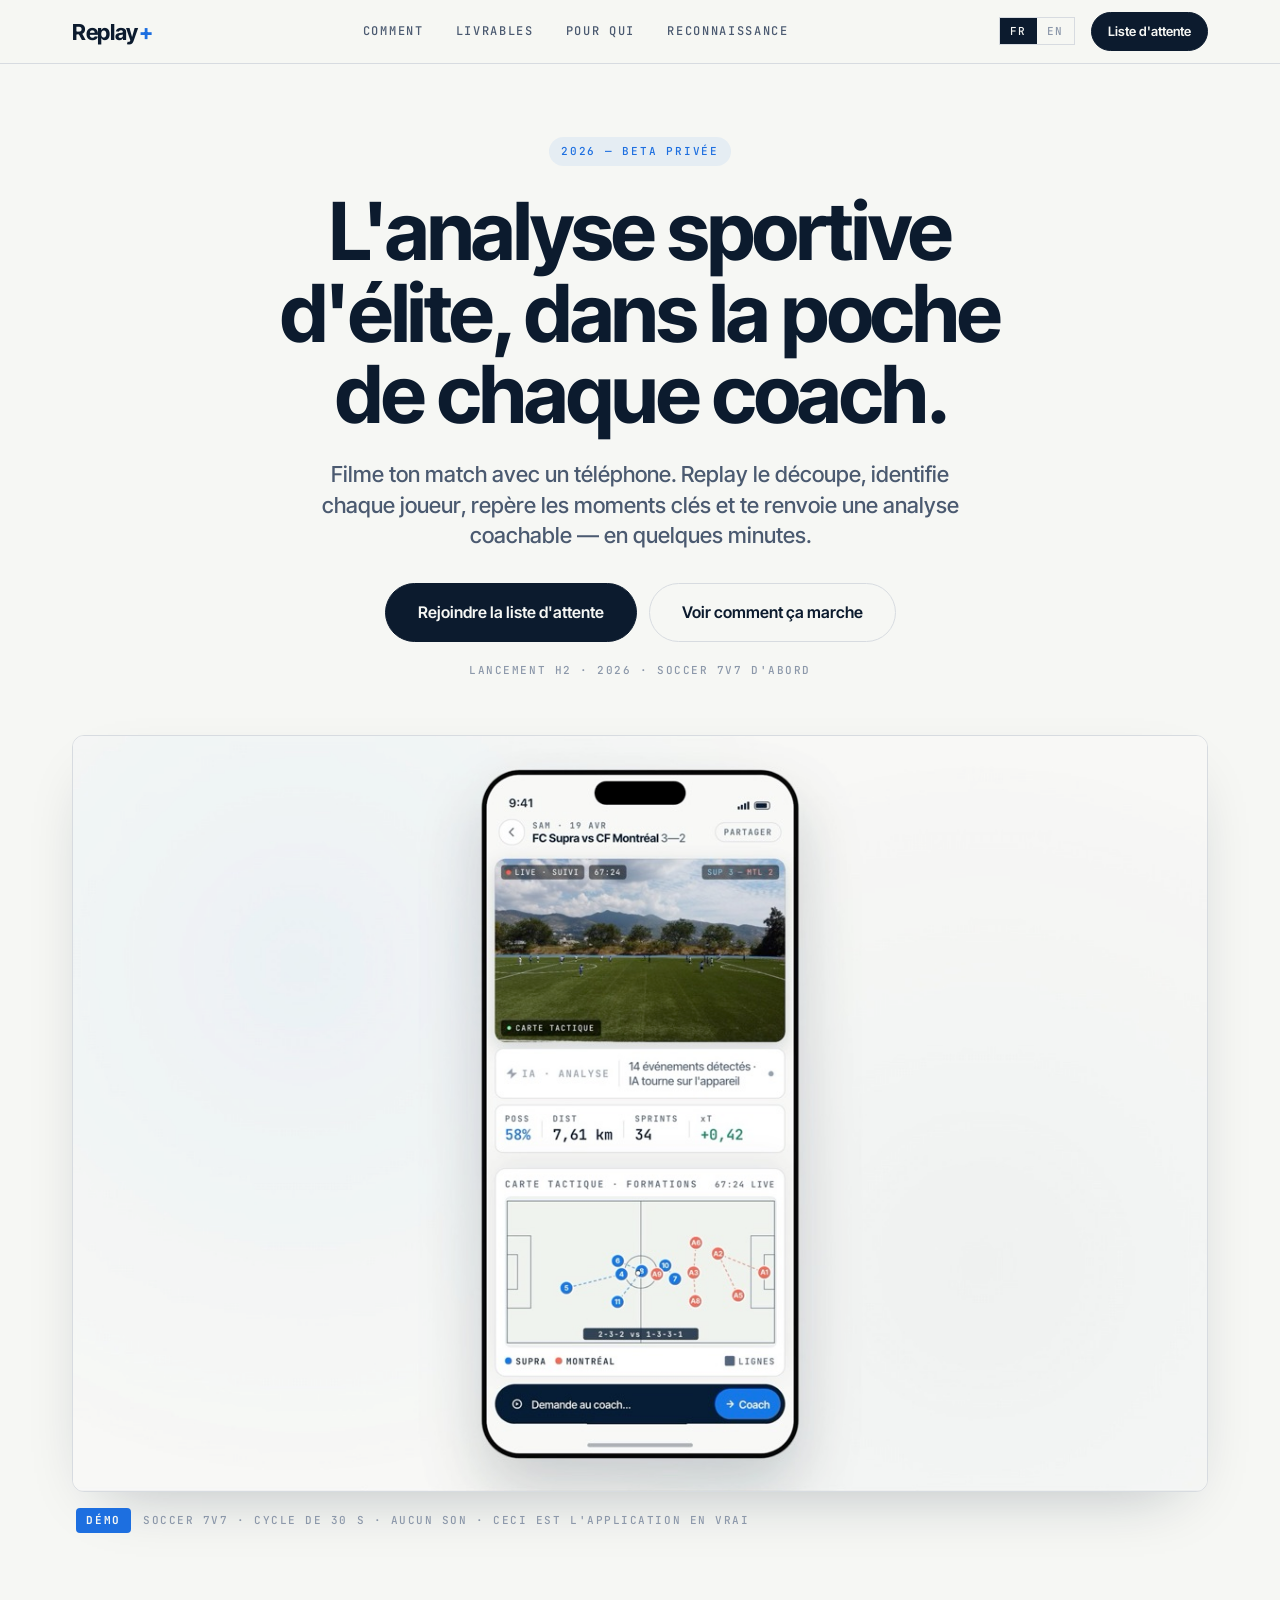
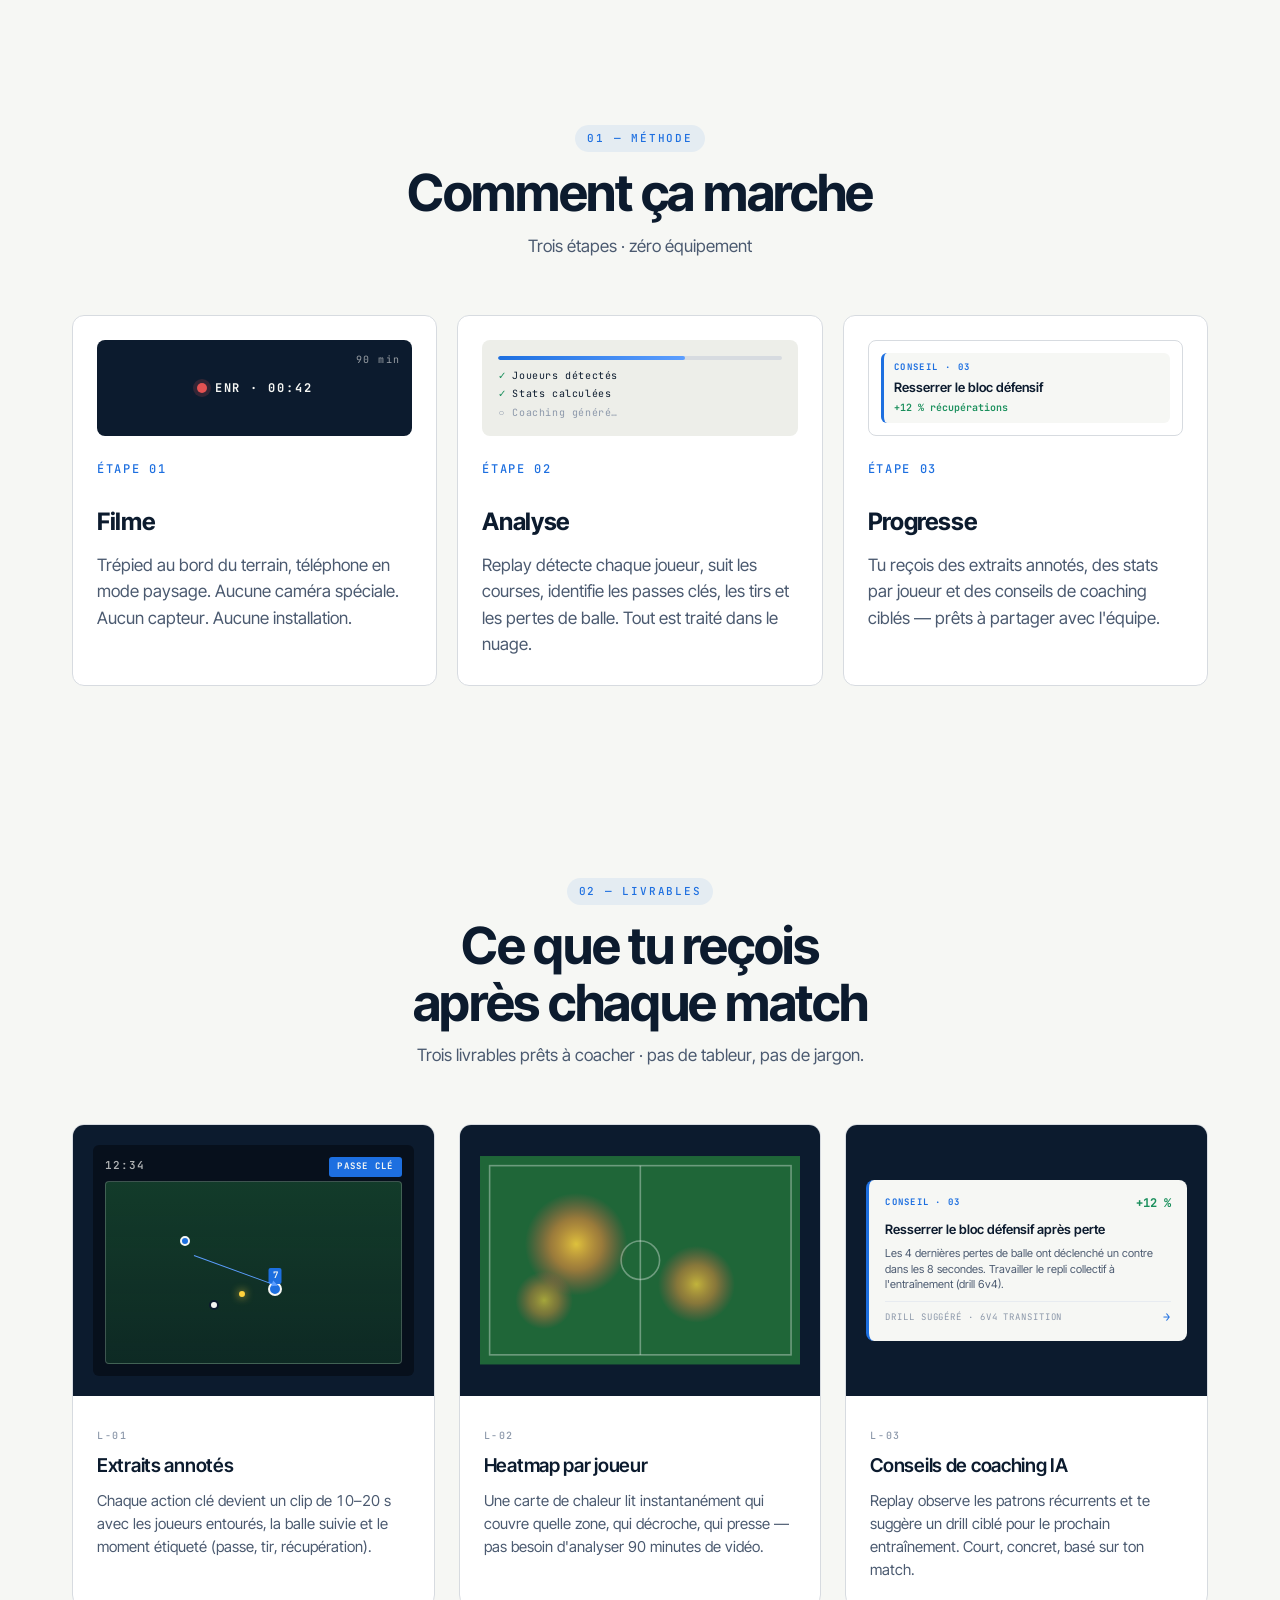
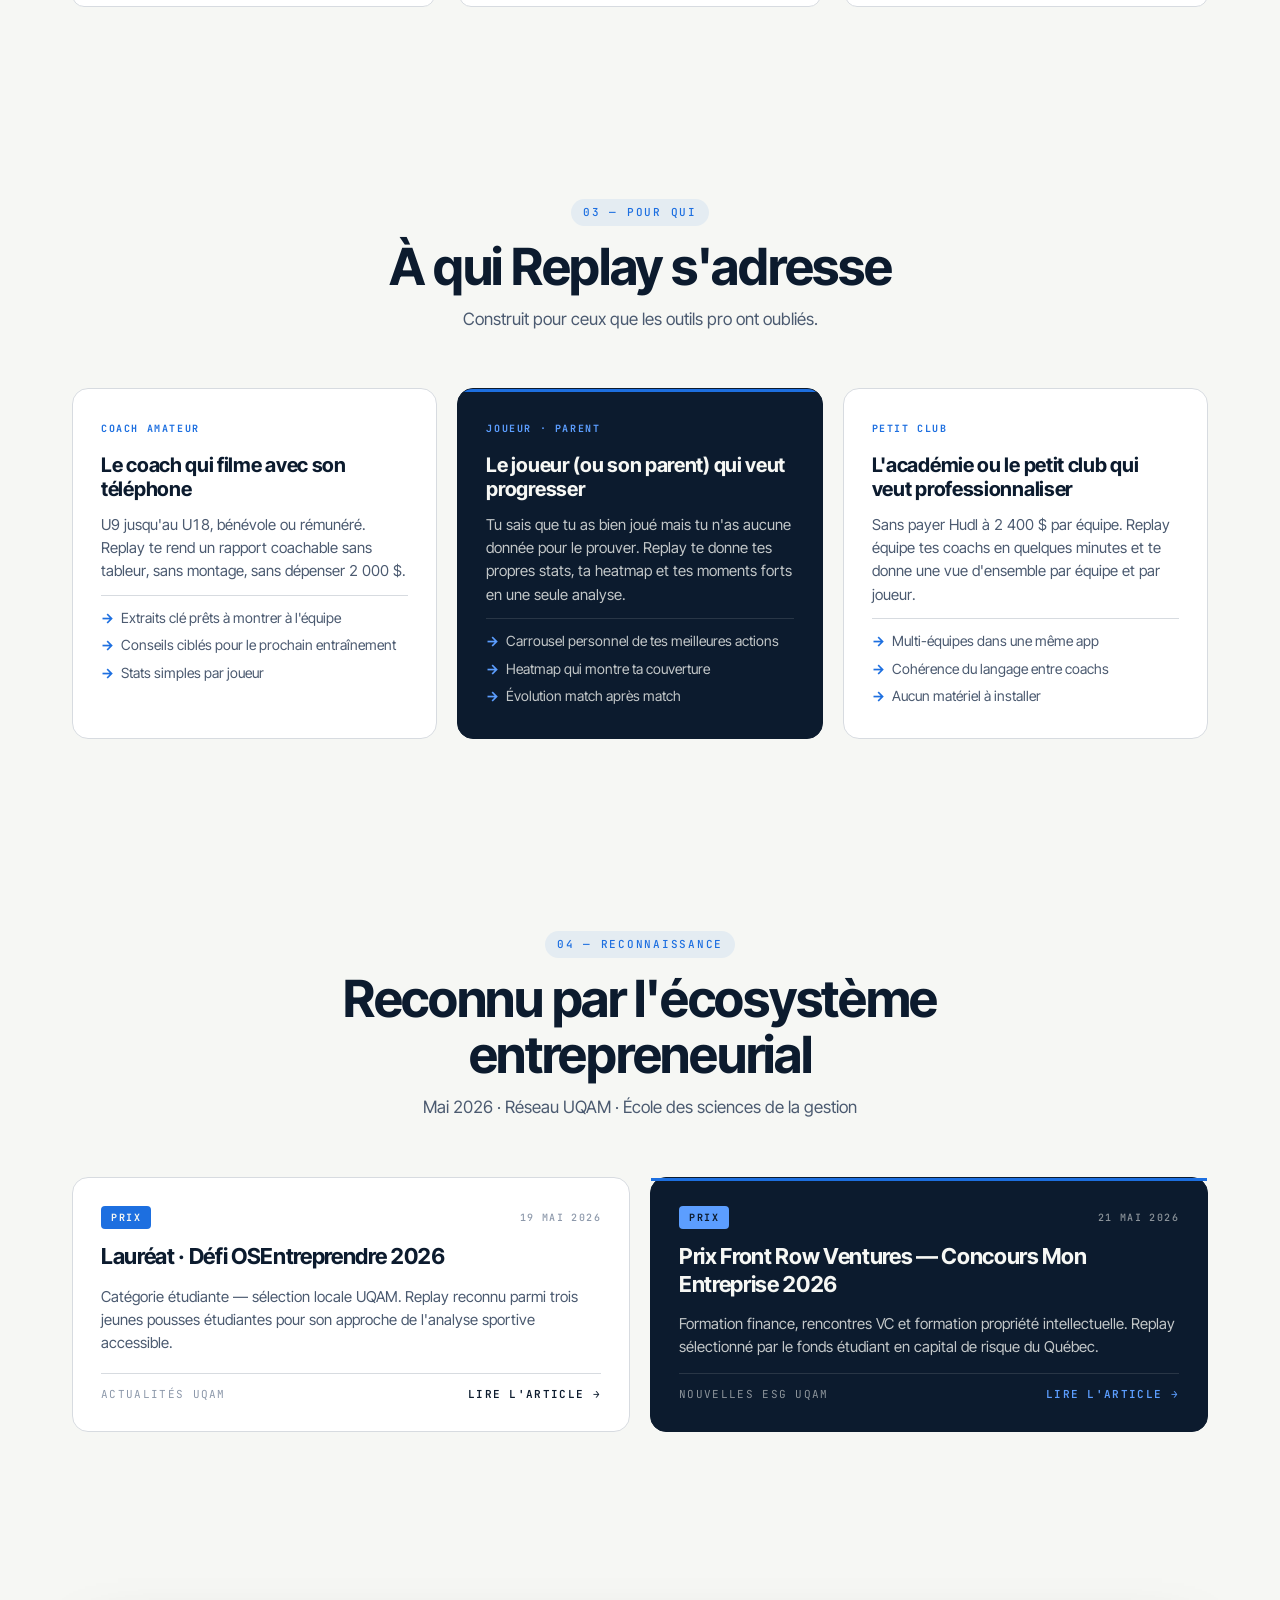
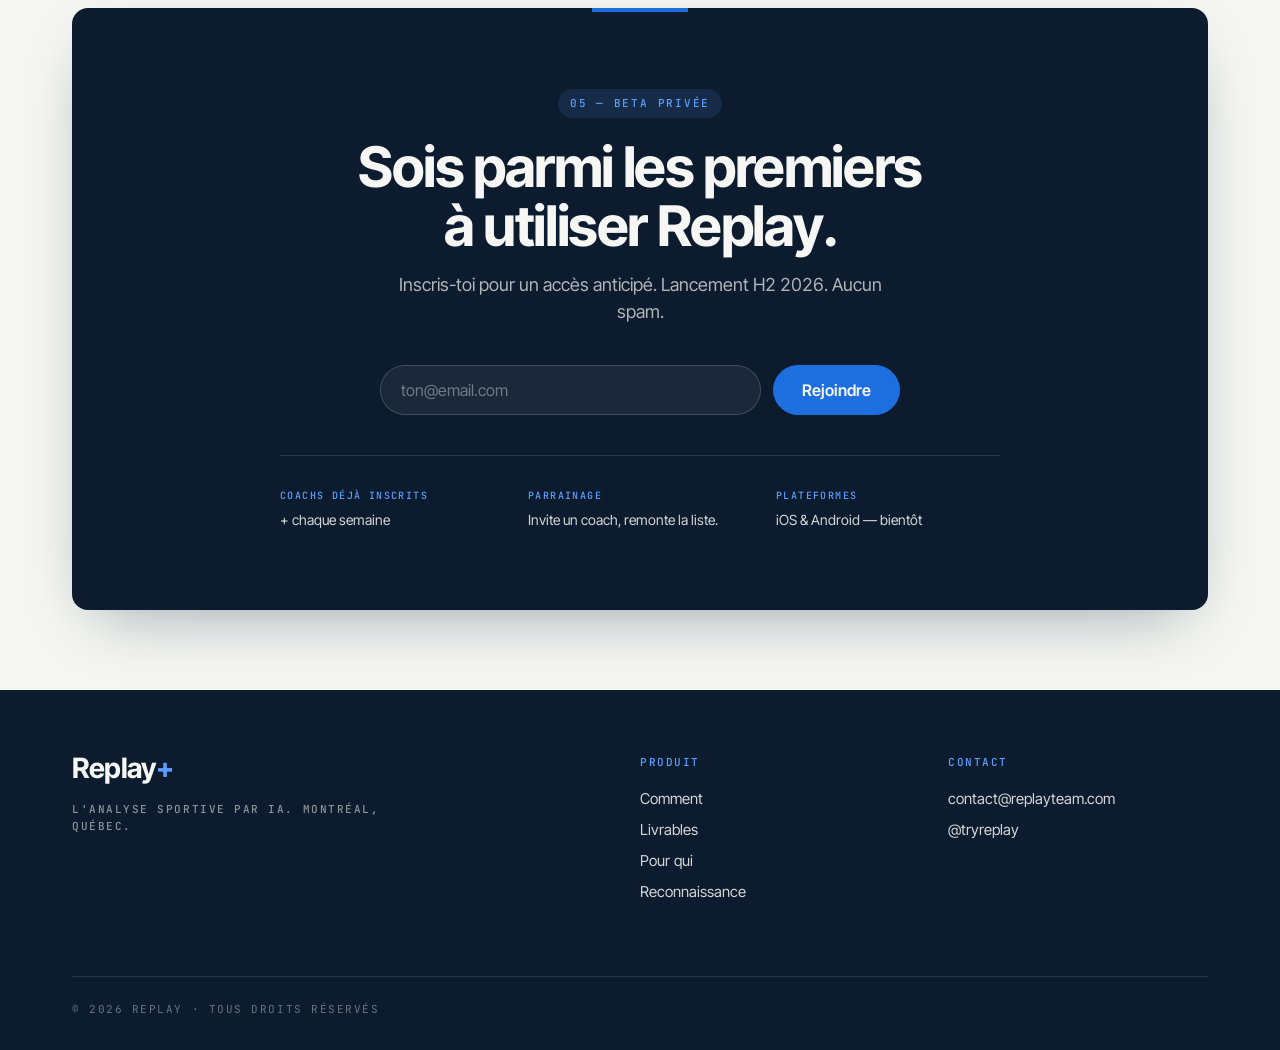
<file: index.html>
<!DOCTYPE html>
<html lang="fr">
<head>
  <meta charset="UTF-8">
  <meta name="viewport" content="width=device-width, initial-scale=1.0">
  <title>Replay+ — L'analyse sportive par IA</title>
  <meta name="description" content="Replay analyse automatiquement vos vidéos de matchs grâce à l'IA. Aucun équipement spécialisé nécessaire. Filmez, analysez, progressez.">

  <!-- Open Graph -->
  <meta property="og:title" content="Replay+ — L'analyse sportive par IA">
  <meta property="og:description" content="Filme ton match. Replay fait le reste. Conseils de coaching personnalisés en quelques secondes.">
  <meta property="og:type" content="website">
  <meta property="og:url" content="https://tryreplay.co">
  <meta property="og:image" content="https://tryreplay.co/og-image.png">
  <meta property="og:image:width" content="1200">
  <meta property="og:image:height" content="630">

  <!-- Twitter Card -->
  <meta name="twitter:card" content="summary_large_image">
  <meta name="twitter:title" content="Replay+ — L'analyse sportive par IA">
  <meta name="twitter:description" content="Filme ton match. Replay fait le reste. Conseils de coaching personnalisés en quelques secondes.">
  <meta name="twitter:image" content="https://tryreplay.co/og-image.png">

  <!-- Theme color (matches paper bg) -->
  <meta name="theme-color" content="#f6f7f4">

  <!-- Favicon -->
  <link rel="icon" type="image/svg+xml" href="/favicon.svg">

  <!-- Fonts (Inter Tight + JetBrains Mono, per DESIGN-SYSTEM.md §3) -->
  <link rel="preconnect" href="https://fonts.googleapis.com">
  <link rel="preconnect" href="https://fonts.gstatic.com" crossorigin>
  <link href="https://fonts.googleapis.com/css2?family=Inter+Tight:wght@400;500;600;700&family=JetBrains+Mono:wght@400;500;600;700&display=swap" rel="stylesheet">

  <link rel="stylesheet" href="style.css">

  <!-- Analytics: uncomment after signing up at plausible.io -->
  <!-- <script defer data-domain="tryreplay.co" src="https://plausible.io/js/script.js"></script> -->
</head>
<body>

  <!-- ═══ Sticky Header ═══ -->
  <header class="site-header">
    <div class="container">
      <a href="/" class="wordmark" aria-label="Replay+">Replay<span class="accent">+</span></a>
      <nav class="header-nav" aria-label="Section navigation">
        <a href="#how" data-i18n="nav_how">Comment</a>
        <a href="#features" data-i18n="nav_features">Livrables</a>
        <a href="#personas" data-i18n="nav_personas">Pour qui</a>
        <a href="#recognition" data-i18n="nav_recognition">Reconnaissance</a>
      </nav>
      <div class="header-right">
        <div class="lang-toggle" role="group" aria-label="Language">
          <button class="active" data-lang="fr" type="button">FR</button>
          <button data-lang="en" type="button">EN</button>
        </div>
        <a href="#waitlist" class="cta" data-i18n="nav_cta">Liste d'attente</a>
      </div>
    </div>
  </header>

  <!-- ═══ Hero ═══ -->
  <section class="hero">
    <div class="container">
      <div class="hero-text">
        <p class="hero-eyebrow" data-i18n="hero_eyebrow">2026 — Beta privée</p>
        <h1 data-i18n="hero_h1">L'analyse sportive d'élite, dans la poche de chaque coach.</h1>
        <p class="lead" data-i18n="lead">Filme ton match avec un téléphone. Replay le découpe, identifie chaque joueur, repère les moments clés et te renvoie une analyse coachable — en quelques minutes.</p>
        <div class="hero-cta">
          <a href="#waitlist" class="cta cta--large" data-i18n="cta_hero">Rejoindre la liste d'attente</a>
          <a href="#how" class="cta cta--ghost cta--large" data-i18n="cta_secondary">Voir comment ça marche</a>
        </div>
        <p class="hero-meta" data-i18n="hero_meta">Lancement H2 · 2026 · Soccer 7v7 d'abord</p>
      </div>

      <figure class="hero-visual demo-block fade-in">
        <video
          class="demo-video"
          autoplay muted loop playsinline preload="auto"
          poster="demo-poster.jpg"
          aria-label="Démo de l'application Replay sur iPhone : analyse de match, statistiques, formations">
          <source src="demo.mp4" type="video/mp4">
        </video>
        <figcaption class="demo-caption">
          <span class="demo-tag">DÉMO</span>
          <span class="demo-meta" data-i18n="demo_meta">Soccer 7v7 · cycle de 30 s · aucun son · ceci est l'application en vrai</span>
        </figcaption>
      </figure>
    </div>
  </section>

  <!-- ═══ How It Works ═══ -->
  <section class="how-it-works" id="how">
    <div class="container">
      <header class="s-head fade-in">
        <span class="num">01 — Méthode</span>
        <h2 class="title" data-i18n="how_title">Comment ça marche</h2>
        <span class="meta" data-i18n="how_subtitle">Trois étapes · zéro équipement</span>
      </header>
      <div class="steps">
        <div class="step fade-in">
          <div class="step-visual step-visual--filme" aria-hidden="true">
            <span class="rec-dot"></span>
            <span class="rec-label">ENR · 00:42</span>
            <span class="step-visual__time">90 min</span>
          </div>
          <div class="step-num">Étape 01</div>
          <h3 data-i18n="step1_title">Filme</h3>
          <p data-i18n="step1_desc">Trépied au bord du terrain, téléphone en mode paysage. Aucune caméra spéciale. Aucun capteur. Aucune installation.</p>
        </div>
        <div class="step fade-in">
          <div class="step-visual step-visual--analyse" aria-hidden="true">
            <div class="ana-bar"><div class="ana-bar__fill"></div></div>
            <ul class="ana-list">
              <li class="ana-list__item ana-list__item--done">Joueurs détectés</li>
              <li class="ana-list__item ana-list__item--done">Stats calculées</li>
              <li class="ana-list__item">Coaching généré…</li>
            </ul>
          </div>
          <div class="step-num">Étape 02</div>
          <h3 data-i18n="step2_title">Analyse</h3>
          <p data-i18n="step2_desc">Replay détecte chaque joueur, suit les courses, identifie les passes clés, les tirs et les pertes de balle. Tout est traité dans le nuage.</p>
        </div>
        <div class="step fade-in">
          <div class="step-visual step-visual--progresse" aria-hidden="true">
            <div class="tip-mini">
              <span class="tip-mini__tag">CONSEIL · 03</span>
              <span class="tip-mini__title">Resserrer le bloc défensif</span>
              <span class="tip-mini__meta">+12 % récupérations</span>
            </div>
          </div>
          <div class="step-num">Étape 03</div>
          <h3 data-i18n="step3_title">Progresse</h3>
          <p data-i18n="step3_desc">Tu reçois des extraits annotés, des stats par joueur et des conseils de coaching ciblés — prêts à partager avec l'équipe.</p>
        </div>
      </div>
    </div>
  </section>

  <!-- ═══ What Replay returns ═══ -->
  <section class="returns" id="features">
    <div class="container">
      <header class="s-head fade-in">
        <span class="num">02 — Livrables</span>
        <h2 class="title" data-i18n="returns_title">Ce que tu reçois après chaque match</h2>
        <span class="meta" data-i18n="returns_subtitle">Trois livrables prêts à coacher · pas de tableur, pas de jargon.</span>
      </header>
      <div class="returns-grid">
        <!-- Clip annoté -->
        <div class="return-card fade-in">
          <div class="return-visual" aria-hidden="true">
            <div class="ret-clip">
              <span class="ret-clip__time">12:34</span>
              <span class="ret-clip__tag">PASSE CLÉ</span>
              <div class="ret-clip__pitch">
                <span class="ret-clip__dot ret-clip__dot--a"></span>
                <span class="ret-clip__dot ret-clip__dot--a ret-clip__dot--7"></span>
                <span class="ret-clip__dot ret-clip__dot--b"></span>
                <span class="ret-clip__dot ret-clip__dot--ball"></span>
                <span class="ret-clip__arrow"></span>
              </div>
            </div>
          </div>
          <div class="return-body">
            <span class="return-num">L-01</span>
            <h3 data-i18n="ret1_title">Extraits annotés</h3>
            <p data-i18n="ret1_desc">Chaque action clé devient un clip de 10–20 s avec les joueurs entourés, la balle suivie et le moment étiqueté (passe, tir, récupération).</p>
          </div>
        </div>

        <!-- Heatmap -->
        <div class="return-card fade-in">
          <div class="return-visual" aria-hidden="true">
            <svg class="ret-heatmap" viewBox="0 0 200 130" xmlns="http://www.w3.org/2000/svg">
              <defs>
                <radialGradient id="hot" cx="50%" cy="50%" r="50%">
                  <stop offset="0%" stop-color="#ffd23d" stop-opacity="0.85"/>
                  <stop offset="50%" stop-color="#ff8c3d" stop-opacity="0.55"/>
                  <stop offset="100%" stop-color="#ff5050" stop-opacity="0"/>
                </radialGradient>
              </defs>
              <rect x="0" y="0" width="200" height="130" fill="#1f6638"/>
              <rect x="6" y="6" width="188" height="118" fill="none" stroke="rgba(255,255,255,0.35)" stroke-width="1"/>
              <line x1="100" y1="6" x2="100" y2="124" stroke="rgba(255,255,255,0.35)" stroke-width="1"/>
              <circle cx="100" cy="65" r="12" fill="none" stroke="rgba(255,255,255,0.35)" stroke-width="1"/>
              <circle cx="60" cy="55" r="32" fill="url(#hot)"/>
              <circle cx="135" cy="80" r="24" fill="url(#hot)" opacity="0.85"/>
              <circle cx="40" cy="90" r="18" fill="url(#hot)" opacity="0.7"/>
            </svg>
          </div>
          <div class="return-body">
            <span class="return-num">L-02</span>
            <h3 data-i18n="ret2_title">Heatmap par joueur</h3>
            <p data-i18n="ret2_desc">Une carte de chaleur lit instantanément qui couvre quelle zone, qui décroche, qui presse — pas besoin d'analyser 90 minutes de vidéo.</p>
          </div>
        </div>

        <!-- Coaching tip -->
        <div class="return-card fade-in">
          <div class="return-visual" aria-hidden="true">
            <div class="ret-tip">
              <div class="ret-tip__head">
                <span class="ret-tip__tag">CONSEIL · 03</span>
                <span class="ret-tip__delta">+12 %</span>
              </div>
              <h4 class="ret-tip__title">Resserrer le bloc défensif après perte</h4>
              <p class="ret-tip__body">Les 4 dernières pertes de balle ont déclenché un contre dans les 8 secondes. Travailler le repli collectif à l'entraînement (drill 6v4).</p>
              <div class="ret-tip__foot">
                <span>Drill suggéré · 6v4 transition</span>
                <span class="ret-tip__chev">→</span>
              </div>
            </div>
          </div>
          <div class="return-body">
            <span class="return-num">L-03</span>
            <h3 data-i18n="ret3_title">Conseils de coaching IA</h3>
            <p data-i18n="ret3_desc">Replay observe les patrons récurrents et te suggère un drill ciblé pour le prochain entraînement. Court, concret, basé sur ton match.</p>
          </div>
        </div>
      </div>
    </div>
  </section>

  <!-- ═══ Personas ═══ -->
  <section class="personas" id="personas">
    <div class="container">
      <header class="s-head fade-in">
        <span class="num">03 — Pour qui</span>
        <h2 class="title" data-i18n="personas_title">À qui Replay s'adresse</h2>
        <span class="meta" data-i18n="personas_subtitle">Construit pour ceux que les outils pro ont oubliés.</span>
      </header>
      <div class="personas-grid">
        <article class="persona-card fade-in">
          <span class="persona-card__tag">COACH AMATEUR</span>
          <h3 class="persona-card__title" data-i18n="persona1_t">Le coach qui filme avec son téléphone</h3>
          <p class="persona-card__body" data-i18n="persona1_d">U9 jusqu'au U18, bénévole ou rémunéré. Replay te rend un rapport coachable sans tableur, sans montage, sans dépenser 2 000 $.</p>
          <ul class="persona-card__list">
            <li data-i18n="persona1_b1">Extraits clé prêts à montrer à l'équipe</li>
            <li data-i18n="persona1_b2">Conseils ciblés pour le prochain entraînement</li>
            <li data-i18n="persona1_b3">Stats simples par joueur</li>
          </ul>
        </article>
        <article class="persona-card persona-card--featured fade-in">
          <span class="persona-card__tag">JOUEUR · PARENT</span>
          <h3 class="persona-card__title" data-i18n="persona2_t">Le joueur (ou son parent) qui veut progresser</h3>
          <p class="persona-card__body" data-i18n="persona2_d">Tu sais que tu as bien joué mais tu n'as aucune donnée pour le prouver. Replay te donne tes propres stats, ta heatmap et tes moments forts en une seule analyse.</p>
          <ul class="persona-card__list">
            <li data-i18n="persona2_b1">Carrousel personnel de tes meilleures actions</li>
            <li data-i18n="persona2_b2">Heatmap qui montre ta couverture</li>
            <li data-i18n="persona2_b3">Évolution match après match</li>
          </ul>
        </article>
        <article class="persona-card fade-in">
          <span class="persona-card__tag">PETIT CLUB</span>
          <h3 class="persona-card__title" data-i18n="persona3_t">L'académie ou le petit club qui veut professionnaliser</h3>
          <p class="persona-card__body" data-i18n="persona3_d">Sans payer Hudl à 2 400 $ par équipe. Replay équipe tes coachs en quelques minutes et te donne une vue d'ensemble par équipe et par joueur.</p>
          <ul class="persona-card__list">
            <li data-i18n="persona3_b1">Multi-équipes dans une même app</li>
            <li data-i18n="persona3_b2">Cohérence du langage entre coachs</li>
            <li data-i18n="persona3_b3">Aucun matériel à installer</li>
          </ul>
        </article>
      </div>
    </div>
  </section>

  <!-- ═══ Reconnaissance (concours + articles) ═══ -->
  <section class="recognition" id="recognition">
    <div class="container">
      <header class="s-head fade-in">
        <span class="num">04 — Reconnaissance</span>
        <h2 class="title" data-i18n="recognition_title">Reconnu par l'écosystème entrepreneurial</h2>
        <span class="meta" data-i18n="recognition_subtitle">Mai 2026 · Réseau UQAM · École des sciences de la gestion</span>
      </header>
      <div class="recognition-grid">
        <a class="award-card fade-in" href="https://actualites.uqam.ca/2026/defi-oseentreprendre/" target="_blank" rel="noopener">
          <div class="award-card__head">
            <span class="award-card__tag">PRIX</span>
            <span class="award-card__date">19 mai 2026</span>
          </div>
          <h3 class="award-card__title">Lauréat · Défi OSEntreprendre 2026</h3>
          <p class="award-card__body">Catégorie étudiante — sélection locale UQAM. Replay reconnu parmi trois jeunes pousses étudiantes pour son approche de l'analyse sportive accessible.</p>
          <div class="award-card__foot">
            <span class="award-card__source">Actualités UQAM</span>
            <span class="award-card__cta" data-i18n="read_article">Lire l'article →</span>
          </div>
        </a>
        <a class="award-card award-card--featured fade-in" href="https://nouvelles.esg.uqam.ca/non-categorise/le-concours-mon-entreprise-2026-recompense-la-releve-entrepreneuriale/" target="_blank" rel="noopener">
          <div class="award-card__head">
            <span class="award-card__tag">PRIX</span>
            <span class="award-card__date">21 mai 2026</span>
          </div>
          <h3 class="award-card__title">Prix Front Row Ventures — Concours Mon Entreprise 2026</h3>
          <p class="award-card__body">Formation finance, rencontres VC et formation propriété intellectuelle. Replay sélectionné par le fonds étudiant en capital de risque du Québec.</p>
          <div class="award-card__foot">
            <span class="award-card__source">Nouvelles ESG UQAM</span>
            <span class="award-card__cta" data-i18n="read_article">Lire l'article →</span>
          </div>
        </a>
      </div>
    </div>
  </section>

  <!-- ═══ Waitlist (inverted ink card) ═══ -->
  <section class="waitlist" id="waitlist">
    <div class="container">
      <div class="ink-card fade-in">
        <span class="ink-eyebrow" data-i18n="ink_eyebrow">05 — Beta privée</span>
        <h2 class="ink-title" data-i18n="waitlist_title">Sois parmi les premiers à utiliser Replay.</h2>
        <p class="ink-lead" data-i18n="waitlist_note">Inscris-toi pour un accès anticipé. Lancement H2 2026. Aucun spam.</p>
        <form class="waitlist-form" id="waitlist-form" novalidate>
          <input type="email" name="email" required autocomplete="email" data-i18n-placeholder="email_placeholder" placeholder="ton@email.com" aria-label="Email">
          <button type="submit" class="cta cta--accent" data-i18n="cta_submit">Rejoindre</button>
        </form>
        <div class="ink-meta">
          <div class="ink-meta-item">
            <span class="ink-meta-k" data-i18n="social_proof">Coachs déjà inscrits</span>
            <span class="ink-meta-v" data-i18n="social_proof_v">+ chaque semaine</span>
          </div>
          <div class="ink-meta-item">
            <span class="ink-meta-k" data-i18n="referral_k">Parrainage</span>
            <span class="ink-meta-v" data-i18n="referral_v">Invite un coach, remonte la liste.</span>
          </div>
          <div class="ink-meta-item">
            <span class="ink-meta-k" data-i18n="badges_k">Plateformes</span>
            <span class="ink-meta-v" data-i18n="badges_v">iOS &amp; Android — bientôt</span>
          </div>
        </div>
      </div>
    </div>
  </section>

  <!-- ═══ Sticky mobile CTA ═══ -->
  <div class="mobile-cta" id="mobile-cta" aria-hidden="false">
    <a href="#waitlist" class="cta cta--accent" data-i18n="nav_cta">Liste d'attente</a>
  </div>

  <!-- ═══ Footer ═══ -->
  <footer>
    <div class="container">
      <div class="footer-brand">
        <a href="/" class="wordmark" aria-label="Replay+">Replay<span class="accent">+</span></a>
        <p class="footer-tagline" data-i18n="footer_tagline">L'analyse sportive par IA. Montréal, Québec.</p>
      </div>
      <div class="footer-col">
        <h4 data-i18n="footer_product">Produit</h4>
        <a href="#how" data-i18n="nav_how">Comment</a>
        <a href="#features" data-i18n="nav_features">Livrables</a>
        <a href="#personas" data-i18n="nav_personas">Pour qui</a>
        <a href="#recognition" data-i18n="nav_recognition">Reconnaissance</a>
      </div>
      <div class="footer-col">
        <h4 data-i18n="footer_contact">Contact</h4>
        <a href="mailto:contact@replayteam.com">contact@replayteam.com</a>
        <a href="https://instagram.com/tryreplay" target="_blank" rel="noopener">@tryreplay</a>
      </div>
      <p class="footer-copy">&copy; 2026 Replay <span data-i18n="footer_rights">· Tous droits réservés</span></p>
    </div>
  </footer>

  <script>
    // ── Form submission ──
    document.getElementById('waitlist-form').addEventListener('submit', async (e) => {
      e.preventDefault();
      const email = e.target.email.value;
      try {
        const response = await fetch('/api/submit-waitlist', {
          method: 'POST',
          headers: { 'Content-Type': 'application/json' },
          body: JSON.stringify({ email }),
        });
        if (response.ok) {
          window.location.href = '/thanks.html';
        } else {
          alert('Erreur lors de l\'inscription. Veuillez réessayer.');
        }
      } catch (err) {
        alert('Erreur. Veuillez réessayer.');
      }
    });

    // ── Force-play hero demo video ──
    // Safari (especially in Low Power Mode) and some mobile browsers silently
    // refuse autoplay even with `muted` + `playsinline` attributes. Set the
    // properties explicitly in JS, then try to play on every reasonable signal:
    // immediate, canplay/loadeddata, intersection-visible, and first user gesture.
    (() => {
      const v = document.querySelector('.demo-video');
      if (!v) return;
      v.muted = true;
      v.playsInline = true;
      v.defaultMuted = true;
      v.setAttribute('muted', '');
      v.setAttribute('playsinline', '');

      let played = false;
      const tryPlay = () => {
        if (played && !v.paused) return;
        const p = v.play();
        if (p && typeof p.then === 'function') {
          p.then(() => { played = true; }).catch(() => { /* will retry on next signal */ });
        }
      };

      // 1. Try right away in case the browser already has the data.
      tryPlay();
      // 2. Try once the first frame is decoded.
      v.addEventListener('canplay', tryPlay);
      v.addEventListener('loadeddata', tryPlay);
      // 3. Try when the element scrolls into view (covers cases where the
      //    browser pauses autoplay for off-screen media).
      if ('IntersectionObserver' in window) {
        const io = new IntersectionObserver((entries) => {
          entries.forEach((e) => { if (e.isIntersecting) tryPlay(); });
        }, { threshold: 0.2 });
        io.observe(v);
      }
      // 4. Last resort: first user gesture anywhere on the page.
      const gestureEvents = ['pointerdown', 'touchstart', 'keydown', 'scroll'];
      const onGesture = () => {
        tryPlay();
        gestureEvents.forEach((evt) => window.removeEventListener(evt, onGesture));
      };
      gestureEvents.forEach((evt) => window.addEventListener(evt, onGesture, { passive: true }));
      // 5. Resume when tab becomes visible again.
      document.addEventListener('visibilitychange', () => { if (!document.hidden) tryPlay(); });
    })();

    // ── Sticky mobile CTA hide near the waitlist section ──
    (() => {
      const bar = document.getElementById('mobile-cta');
      const target = document.getElementById('waitlist');
      if (!bar || !target) return;
      const io = new IntersectionObserver(([entry]) => {
        bar.classList.toggle('mobile-cta--hidden', entry.isIntersecting);
      }, { threshold: 0.1 });
      io.observe(target);
    })();

    // ── Scroll fade-in ──
    const observer = new IntersectionObserver((entries) => {
      entries.forEach(e => {
        if (e.isIntersecting) {
          e.target.classList.add('visible');
          observer.unobserve(e.target);
        }
      });
    }, { threshold: 0.12 });
    document.querySelectorAll('.fade-in').forEach(el => observer.observe(el));

    // ── i18n ──
    const translations = {
      en: {
        nav_how: "How",
        nav_features: "Deliverables",
        nav_personas: "Who it's for",
        nav_recognition: "Recognition",
        nav_cta: "Waitlist",
        hero_eyebrow: "2026 — Private beta",
        hero_h1: "Elite sports analysis, in every coach's pocket.",
        lead: "Film your match with a phone. Replay cuts it up, identifies every player, finds the key moments and hands you back a coachable analysis — in minutes.",
        description: `Replay is a mobile app that automatically analyses game and training videos using artificial intelligence. Just <strong>film with your phone</strong>. The app detects players, tracks movements, identifies key actions and generates <strong>personalised coaching tips</strong>. No specialised equipment needed.`,
        cta_hero: "Join the waitlist",
        cta_secondary: "See how it works",
        hero_meta: "Launching H2 · 2026 · Soccer 7v7 first",
        demo_meta: "Soccer 7v7 · 30 s loop · no audio · this is the real app",
        stat1_label: "Soccer players worldwide",
        stat2_label: "Youth coaches who are volunteers",
        stat3_label: "Cost of a pro tool per year",
        stat4_label: "Replay free tier",
        ink_eyebrow: "05 — Private beta",
        social_proof_v: "+ every week",
        referral_k: "Referral",
        referral_v: "Invite a coach, move up the list.",
        badges_k: "Platforms",
        badges_v: "iOS & Android — soon",
        hud_badge: "Analysing",
        how_title: "How it works",
        how_subtitle: "Three steps · zero equipment",
        step1_title: "Film",
        step1_desc: "Tripod at the sideline, phone in landscape. No camera, no sensor, no setup.",
        step2_title: "Analyse",
        step2_desc: "Replay detects every player, tracks runs and finds key passes, shots and turnovers. Everything happens in the cloud.",
        step3_title: "Improve",
        step3_desc: "You get annotated clips, per-player stats and targeted coaching tips — ready to share with the team.",
        features_title: "What Replay does for you",
        features_subtitle: "Pro tools · accessible price",
        feat1_title: "Player detection",
        feat1_desc: "AI identifies and tracks every player in real time, even during fast action.",
        feat2_title: "Personalised AI coaching",
        feat2_desc: "Coaching recommendations tailored to each player's level and playing style.",
        feat3_title: "Multi-sport",
        feat3_desc: "Soccer, basketball, volleyball — and more sports coming. One app for all.",
        feat4_title: "No equipment",
        feat4_desc: "Your phone is all you need. No camera, sensor or setup required.",
        comp_title: "Replay vs. the competition",
        comp_subtitle: "Same features · fraction of the price",
        comp_row1: "Free version",
        comp_row2: "No equipment required",
        comp_row3: "AI player detection",
        comp_row4: "AI coaching tips",
        comp_row5: "Multi-sport",
        comp_row6: "Annual price",
        comp_price_replay: "Free / $120",
        comp_price_hudl: "~$2,400+",
        comp_price_veo: "~$1,200+",
        comp_price_trace: "~$1,800+",
        comp_note: "Approximate prices based on public listings in 2025.",
        founder_title: "Who's behind Replay",
        founder_quote: "I spent hours filming games without ever being able to extract real data. Pro tools cost thousands. I built Replay so every coach and player can access the analysis that makes the difference.",
        founder_role: "Founder · Replay",
        waitlist_title: "Be among the first to use Replay.",
        waitlist_note: "Sign up for early access. Launching H2 2026. No spam.",
        social_proof: "Join the first coaches already signed up",
        email_placeholder: "your@email.com",
        cta_submit: "Join",
        referral: "<strong>Invite a coach</strong> and move up the waitlist. A referral link will be sent after you sign up.",
        badge_ios: "iOS — Coming soon",
        badge_android: "Android — Coming soon",
        returns_title: "What you get back after every match",
        returns_subtitle: "Three ready-to-coach deliverables — no spreadsheet, no jargon.",
        ret1_title: "Annotated clips",
        ret1_desc: "Each key action becomes a 10–20 s clip with players outlined, the ball tracked and the moment labelled (pass, shot, recovery).",
        ret2_title: "Per-player heatmap",
        ret2_desc: "A heat map shows instantly who covers which zone, who drops, who presses — no need to rewatch 90 minutes of footage.",
        ret3_title: "AI coaching tips",
        ret3_desc: "Replay spots recurring patterns and suggests a targeted drill for your next session. Short, concrete, based on your match.",
        personas_title: "Who Replay is for",
        personas_subtitle: "Built for the people the pro tools forgot.",
        persona1_t: "The coach who films on their phone",
        persona1_d: "U9 through U18, volunteer or paid. Replay hands you a coachable report — no spreadsheet, no editing, no $2,000 invoice.",
        persona1_b1: "Key clips ready to show the team",
        persona1_b2: "Targeted tips for the next practice",
        persona1_b3: "Simple per-player stats",
        persona2_t: "The player (or parent) who wants to improve",
        persona2_d: "You know you played well, but you have no data to prove it. Replay gives you your own stats, your heatmap and your best moments in one go.",
        persona2_b1: "Personal carousel of your best plays",
        persona2_b2: "Heatmap showing your coverage",
        persona2_b3: "Progress tracked match after match",
        persona3_t: "The academy or small club going pro",
        persona3_d: "Without paying $2,400 per team to Hudl. Replay equips your coaches in minutes and gives you a per-team / per-player overview.",
        persona3_b1: "Multi-team in one app",
        persona3_b2: "Common language across coaches",
        persona3_b3: "Zero equipment to install",
        recognition_title: "Recognised by the entrepreneurial ecosystem",
        recognition_subtitle: "May 2026 · UQAM network · School of Management.",
        read_article: "Read the article →",
        sports_label: "Supported sports",
        pricing_title: "Pick your plan",
        pricing_subtitle: "A free tier that actually works. Pros pay for unlimited.",
        pricing_note: "Prices in CAD · no commitment · GST/QST extra in Quebec.",
        capture_title: "How to film for the best results",
        capture_subtitle: "The right setup fits in 5 lines. It's free.",
        privacy_title: "Built for youth sport, no compromise on data.",
        privacy_subtitle: "Replay handles videos of young players. We take it seriously.",
        priv1_t: "Video stays on device",
        priv1_d: "Raw video never leaves your phone. Only extracted frames are sent to the server.",
        priv2_t: "End-to-end encryption",
        priv2_d: "Frames are encrypted before upload and decrypted only in memory at analysis time.",
        priv3_t: "Immediate deletion",
        priv3_d: "As soon as analysis finishes, frames are wiped from our servers. Zero storage.",
        priv4_t: "Never shared",
        priv4_d: "Your videos and stats are never sold, never used to train other models.",
        faq_title: "Frequently asked questions",
        faq_subtitle: "Didn't find your answer? Write to us — we reply in under 24 h.",
        faq1_q: "What kind of camera or tripod do I need?",
        faq1_a: "No special camera. Your everyday phone is enough. A basic tripod (~$30) is recommended for stable footage but not required. The app validates your framing in the first 5 seconds of the match.",
        faq2_q: "Are my videos and my players' videos really private?",
        faq2_a: "Yes. Raw video never leaves your phone. Replay extracts frames, encrypts them, sends them to the server, runs analysis, then deletes them immediately. No storage, no resale, no use for training other models.",
        faq3_q: "When will Replay be available for my sport?",
        faq3_a: "Soccer 7v7 at launch (H2 2026). Soccer 11v11 a few months later. Basketball, volleyball and hockey in 2027 based on demand. Sign up to vote for your sport.",
        footer_tagline: "AI sports analysis. Montréal, Québec.",
        footer_product: "Product",
        footer_contact: "Contact",
        footer_rights: "· All rights reserved"
      },
      fr: {
        nav_how: "Comment",
        nav_features: "Livrables",
        nav_personas: "Pour qui",
        nav_recognition: "Reconnaissance",
        nav_cta: "Liste d'attente",
        hero_eyebrow: "2026 — Beta privée",
        hero_h1: "L'analyse sportive d'élite, dans la poche de chaque coach.",
        lead: "Filme ton match avec un téléphone. Replay le découpe, identifie chaque joueur, repère les moments clés et te renvoie une analyse coachable — en quelques minutes.",
        description: `Replay est une application mobile qui analyse automatiquement les vidéos de matchs et d'entraînements grâce à l'intelligence artificielle. Il suffit de <strong>filmer avec un téléphone</strong>. L'app détecte les joueurs, suit leurs déplacements, identifie les actions clés et génère des <strong>conseils de coaching personnalisés</strong>. Aucun équipement spécialisé nécessaire.`,
        cta_hero: "Rejoindre la liste d'attente",
        cta_secondary: "Voir comment ça marche",
        hero_meta: "Lancement H2 · 2026 · Soccer 7v7 d'abord",
        demo_meta: "Soccer 7v7 · cycle de 30 s · aucun son · ceci est l'application en vrai",
        stat1_label: "Joueurs soccer dans le monde",
        stat2_label: "Coachs jeunesse bénévoles",
        stat3_label: "Coût d'un outil pro / an",
        stat4_label: "Plan Replay gratuit",
        ink_eyebrow: "05 — Beta privée",
        social_proof_v: "+ chaque semaine",
        referral_k: "Parrainage",
        referral_v: "Invite un coach, remonte la liste.",
        badges_k: "Plateformes",
        badges_v: "iOS &amp; Android — bientôt",
        hud_badge: "Analyse",
        how_title: "Comment ça marche",
        how_subtitle: "Trois étapes · zéro équipement",
        step1_title: "Filme",
        step1_desc: "Trépied au bord du terrain, téléphone en mode paysage. Aucune caméra spéciale. Aucun capteur. Aucune installation.",
        step2_title: "Analyse",
        step2_desc: "Replay détecte chaque joueur, suit les courses, identifie les passes clés, les tirs et les pertes de balle. Tout est traité dans le nuage.",
        step3_title: "Progresse",
        step3_desc: "Tu reçois des extraits annotés, des stats par joueur et des conseils de coaching ciblés — prêts à partager avec l'équipe.",
        features_title: "Ce que Replay fait pour toi",
        features_subtitle: "Outils pro · prix accessible",
        feat1_title: "Détection des joueurs",
        feat1_desc: "L'IA identifie et suit chaque joueur en temps réel, même en mouvement rapide.",
        feat2_title: "Conseils IA personnalisés",
        feat2_desc: "Des recommandations de coaching adaptées au niveau et au style de jeu de chaque joueur.",
        feat3_title: "Multi-sport",
        feat3_desc: "Soccer, basketball, volleyball — et d'autres sports à venir. Une seule app pour tous.",
        feat4_title: "Aucun équipement",
        feat4_desc: "Ton téléphone suffit. Pas de caméra, capteur ou installation nécessaire.",
        comp_title: "Replay vs. la compétition",
        comp_subtitle: "Mêmes fonctions · fraction du prix",
        comp_row1: "Version gratuite",
        comp_row2: "Aucun équipement requis",
        comp_row3: "Détection IA des joueurs",
        comp_row4: "Conseils de coaching IA",
        comp_row5: "Multi-sport",
        comp_row6: "Prix annuel",
        comp_price_replay: "Gratuit / 120 $",
        comp_price_hudl: "~2 400 $+",
        comp_price_veo: "~1 200 $+",
        comp_price_trace: "~1 800 $+",
        comp_note: "Prix approximatifs basés sur les offres publiques en 2025.",
        founder_title: "Qui est derrière Replay",
        founder_quote: "J'ai passé des heures à filmer des matchs sans jamais pouvoir en tirer de vraies données. Les outils pro coûtent des milliers de dollars. J'ai construit Replay pour que chaque coach et chaque joueur ait accès à l'analyse qui fait la différence.",
        founder_role: "Fondateur · Replay",
        waitlist_title: "Sois parmi les premiers à utiliser Replay.",
        waitlist_note: "Inscris-toi pour un accès anticipé. Lancement H2 2026. Aucun spam.",
        social_proof: "Rejoins les premiers coachs déjà inscrits",
        email_placeholder: "ton@email.com",
        cta_submit: "Rejoindre",
        referral: "<strong>Invite un coach</strong> et remonte dans la liste d'attente. Un lien de parrainage te sera envoyé après ton inscription.",
        badge_ios: "iOS — Bientôt",
        badge_android: "Android — Bientôt",
        returns_title: "Ce que tu reçois après chaque match",
        returns_subtitle: "Trois livrables prêts à coacher · pas de tableur, pas de jargon.",
        ret1_title: "Extraits annotés",
        ret1_desc: "Chaque action clé devient un clip de 10–20 s avec les joueurs entourés, la balle suivie et le moment étiqueté (passe, tir, récupération).",
        ret2_title: "Heatmap par joueur",
        ret2_desc: "Une carte de chaleur lit instantanément qui couvre quelle zone, qui décroche, qui presse — pas besoin d'analyser 90 minutes de vidéo.",
        ret3_title: "Conseils de coaching IA",
        ret3_desc: "Replay observe les patrons récurrents et te suggère un drill ciblé pour le prochain entraînement. Court, concret, basé sur ton match.",
        personas_title: "À qui Replay s'adresse",
        personas_subtitle: "Construit pour ceux que les outils pro ont oubliés.",
        persona1_t: "Le coach qui filme avec son téléphone",
        persona1_d: "U9 jusqu'au U18, bénévole ou rémunéré. Replay te rend un rapport coachable sans tableur, sans montage, sans dépenser 2 000 $.",
        persona1_b1: "Extraits clé prêts à montrer à l'équipe",
        persona1_b2: "Conseils ciblés pour le prochain entraînement",
        persona1_b3: "Stats simples par joueur",
        persona2_t: "Le joueur (ou son parent) qui veut progresser",
        persona2_d: "Tu sais que tu as bien joué mais tu n'as aucune donnée pour le prouver. Replay te donne tes propres stats, ta heatmap et tes moments forts en une seule analyse.",
        persona2_b1: "Carrousel personnel de tes meilleures actions",
        persona2_b2: "Heatmap qui montre ta couverture",
        persona2_b3: "Évolution match après match",
        persona3_t: "L'académie ou le petit club qui veut professionnaliser",
        persona3_d: "Sans payer Hudl à 2 400 $ par équipe. Replay équipe tes coachs en quelques minutes et te donne une vue d'ensemble par équipe et par joueur.",
        persona3_b1: "Multi-équipes dans une même app",
        persona3_b2: "Cohérence du langage entre coachs",
        persona3_b3: "Aucun matériel à installer",
        recognition_title: "Reconnu par l'écosystème entrepreneurial",
        recognition_subtitle: "Mai 2026 · Réseau UQAM · École des sciences de la gestion.",
        read_article: "Lire l'article →",
        sports_label: "Sports supportés",
        pricing_title: "Choisis ton plan",
        pricing_subtitle: "Une version gratuite vraie de vraie. Les pros payent pour l'illimité.",
        pricing_note: "Prix en CAD · sans engagement · TPS/TVQ en sus pour le Québec.",
        capture_title: "Comment filmer pour de bons résultats",
        capture_subtitle: "Le « bon » setup tient en 5 lignes. C'est gratuit.",
        privacy_title: "Conçu pour le sport amateur, sans compromis sur les données.",
        privacy_subtitle: "Replay traite des vidéos de jeunes joueurs. On le prend au sérieux.",
        priv1_t: "Vidéo sur l'appareil",
        priv1_d: "La vidéo brute ne quitte jamais ton téléphone. Seules les images extraites sont envoyées au serveur.",
        priv2_t: "Chiffrement bout-en-bout",
        priv2_d: "Les images sont chiffrées avant l'envoi et déchiffrées uniquement en mémoire au moment de l'analyse.",
        priv3_t: "Suppression immédiate",
        priv3_d: "Dès que l'analyse est terminée, les images sont effacées des serveurs. Aucun stockage.",
        priv4_t: "Aucun partage",
        priv4_d: "Tes vidéos et tes statistiques ne sont jamais revendues, ni utilisées pour entraîner d'autres modèles.",
        faq_title: "Questions fréquentes",
        faq_subtitle: "Tu n'as pas trouvé ta réponse ? Écris-nous, on répond en moins de 24 h.",
        faq1_q: "Quel type de caméra ou trépied me faut-il ?",
        faq1_a: "Aucune caméra spéciale. Le téléphone que tu utilises tous les jours suffit. Un trépied basique (~30 $) est recommandé pour stabiliser l'image, mais ce n'est pas obligatoire. L'app valide ton cadrage dans les 5 premières secondes du match.",
        faq2_q: "Mes vidéos et celles de mes joueurs sont-elles vraiment privées ?",
        faq2_a: "Oui. La vidéo brute ne quitte jamais ton téléphone. Replay extrait des images, les chiffre, les envoie au serveur, les analyse, puis les supprime immédiatement. Aucun stockage, aucune revente, aucune utilisation pour entraîner d'autres modèles.",
        faq3_q: "Quand Replay sera-t-il disponible pour mon sport ?",
        faq3_a: "Soccer 7v7 dès le lancement (H2 2026). Soccer 11v11 quelques mois plus tard. Basketball, volleyball et hockey en 2027 selon la demande. Inscris-toi à la liste pour voter pour ton sport.",
        footer_tagline: "L'analyse sportive par IA. Montréal, Québec.",
        footer_product: "Produit",
        footer_contact: "Contact",
        footer_rights: "· Tous droits réservés"
      }
    };

    document.querySelectorAll('.lang-toggle button').forEach(btn => {
      btn.addEventListener('click', () => {
        const lang = btn.dataset.lang;
        document.querySelectorAll('.lang-toggle button').forEach(b => b.classList.remove('active'));
        btn.classList.add('active');
        document.documentElement.lang = lang;
        const t = translations[lang];
        document.querySelectorAll('[data-i18n]').forEach(el => {
          const key = el.dataset.i18n;
          if (t[key] !== undefined) el.innerHTML = t[key];
        });
        document.querySelectorAll('[data-i18n-placeholder]').forEach(el => {
          const key = el.dataset.i18nPlaceholder;
          if (t[key] !== undefined) el.placeholder = t[key];
        });
      });
    });
  </script>

</body>
</html>
</file>
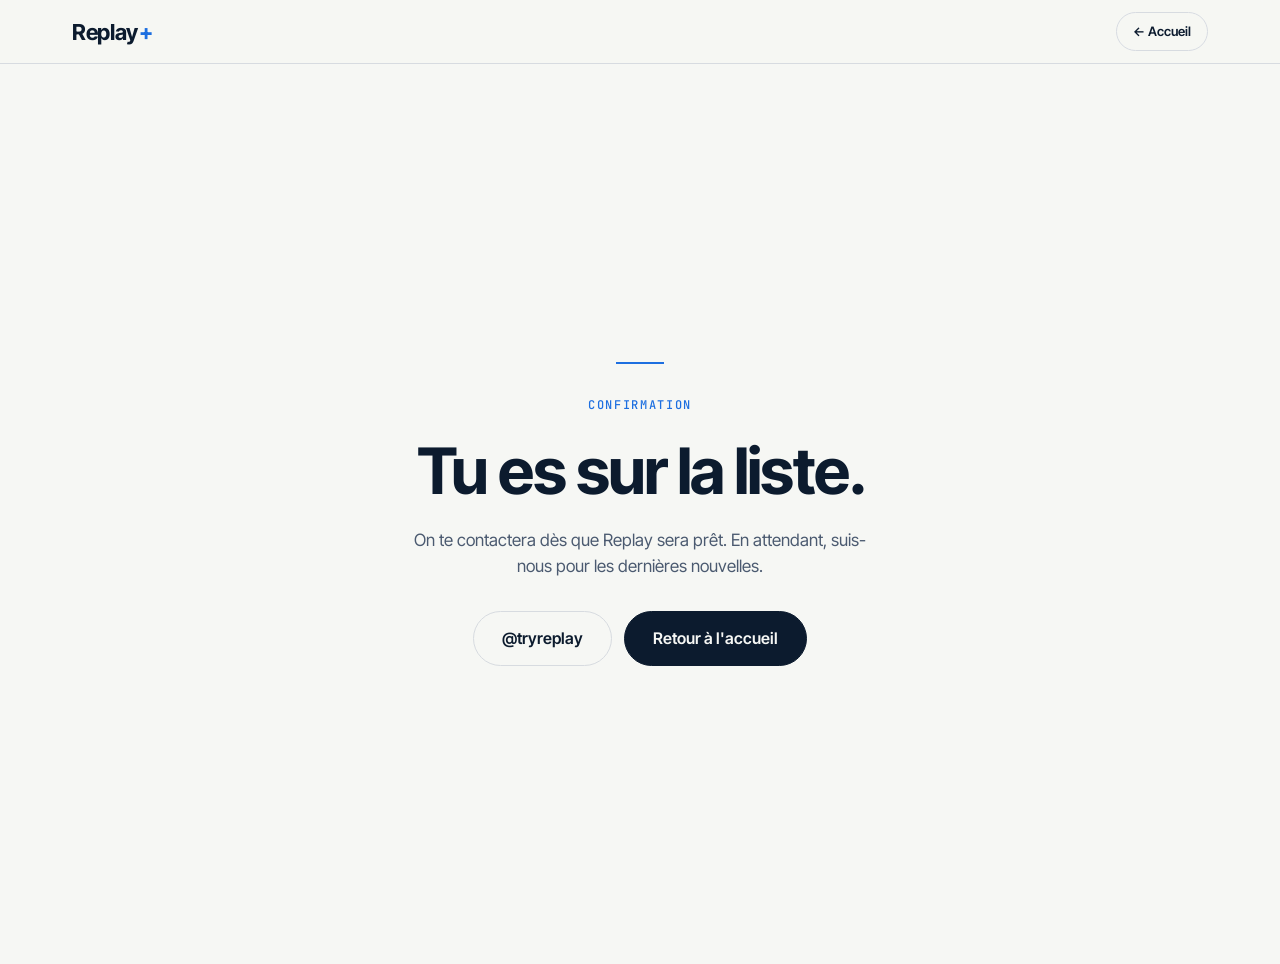
<file: thanks.html>
<!DOCTYPE html>
<html lang="fr">
<head>
  <meta charset="UTF-8">
  <meta name="viewport" content="width=device-width, initial-scale=1.0">
  <title>Merci — Replay+</title>
  <meta name="theme-color" content="#f6f7f4">
  <link rel="icon" type="image/svg+xml" href="/favicon.svg">
  <link rel="preconnect" href="https://fonts.googleapis.com">
  <link rel="preconnect" href="https://fonts.gstatic.com" crossorigin>
  <link href="https://fonts.googleapis.com/css2?family=Inter+Tight:wght@400;500;600;700&family=JetBrains+Mono:wght@400;500;600;700&display=swap" rel="stylesheet">
  <link rel="stylesheet" href="style.css">
  <style>
    .thanks {
      min-height: 100vh;
      display: flex;
      flex-direction: column;
      align-items: center;
      justify-content: center;
      text-align: center;
      padding: 96px 0;
      border-bottom: none;
    }
    .thanks .eyebrow {
      font-family: var(--f-mono);
      font-size: 12px;
      font-weight: 500;
      letter-spacing: 0.14em;
      text-transform: uppercase;
      color: var(--accent);
      margin-bottom: 24px;
    }
    .thanks h1 {
      font-family: var(--f-sans);
      font-size: 44px;
      font-weight: 700;
      letter-spacing: -0.03em;
      line-height: 1.0;
      color: var(--ink);
      margin-bottom: 24px;
    }
    @media (min-width: 1024px) {
      .thanks h1 { font-size: 64px; }
    }
    .thanks p {
      font-size: 17px;
      color: var(--ink-2);
      max-width: 480px;
      margin: 0 auto 32px;
      line-height: 1.55;
    }
    .thanks-actions {
      display: flex;
      gap: 12px;
      flex-wrap: wrap;
      justify-content: center;
    }
    .thanks .accent-line {
      width: 48px;
      height: 2px;
      background: var(--accent);
      margin: 0 auto 32px;
    }
  </style>
</head>
<body>
  <header class="site-header">
    <div class="container">
      <a href="/" class="wordmark" aria-label="Replay+">Replay<span class="accent">+</span></a>
      <div class="header-right">
        <a href="/" class="cta cta--ghost">&larr; Accueil</a>
      </div>
    </div>
  </header>

  <section class="thanks">
    <div class="container">
      <div class="accent-line"></div>
      <p class="eyebrow">Confirmation</p>
      <h1>Tu es sur la liste.</h1>
      <p>On te contactera dès que Replay sera prêt. En attendant, suis-nous pour les dernières nouvelles.</p>
      <div class="thanks-actions">
        <a href="https://instagram.com/tryreplay" target="_blank" rel="noopener" class="cta cta--ghost">@tryreplay</a>
        <a href="/" class="cta">Retour à l'accueil</a>
      </div>
    </div>
  </section>
</body>
</html>
</file>
<file: style.css>
/* ──────────────────────────────────────────────────────────────────────────
   Replay+ — site styles
   Authoritative source: docs/business/DESIGN-SYSTEM.md (Replay project)
   Voice: editorial paper (default) + sheet voice for interactive widgets.
   ────────────────────────────────────────────────────────────────────────── */

/* ── Tokens (mirror DESIGN-SYSTEM.md §2) ── */
:root {
  --bg: #f6f7f4;
  --bg-2: #ffffff;
  --bg-3: #edeee9;
  --ink: #0c1b2e;
  --ink-2: #4b5a70;
  --ink-3: #8c98aa;
  --rule: #d7dbe0;
  --rule-2: #e7ebf0;
  --accent: #1d6fe0;
  --accent-2: #5c9eff;
  --accent-3: #0b3c84;
  --pos: #1a8f5c;
  --danger: #e35252;
  --event-pass: #7fff9d;
  --event-shot: #ffd23d;
  --event-defend: #5c9eff;

  --f-sans: 'Inter Tight', system-ui, -apple-system, sans-serif;
  --f-mono: 'JetBrains Mono', ui-monospace, monospace;

  --container: 1200px;
  --gutter: 16px;
}

@media (min-width: 641px) { :root { --gutter: 24px; } }
@media (min-width: 1024px) { :root { --gutter: 32px; } }

/* ── Reset ── */
*, *::before, *::after {
  margin: 0;
  padding: 0;
  box-sizing: border-box;
}

html {
  font-size: 16px;
  scroll-behavior: smooth;
}

body {
  font-family: var(--f-sans);
  background: var(--bg);
  color: var(--ink);
  font-size: 16px;
  line-height: 1.55;
  font-variant-numeric: tabular-nums;
  -webkit-font-smoothing: antialiased;
  -moz-osx-font-smoothing: grayscale;
  overflow-x: hidden;
}

@media (min-width: 1024px) {
  body { font-size: 17px; }
}

::selection { background: var(--accent); color: var(--bg); }

a:focus-visible,
button:focus-visible,
input:focus-visible,
summary:focus-visible {
  outline: 2px solid var(--accent);
  outline-offset: 2px;
}

/* ── Layout ── */
.container {
  width: 100%;
  max-width: var(--container);
  margin: 0 auto;
  padding-left: var(--gutter);
  padding-right: var(--gutter);
}

/* Grid items default to min-width: auto which causes horizontal overflow when
   children have long content. Forcing min-width: 0 lets tracks respect the
   container width. Applies to all grid layouts we use. */
.hero-grid > *,
.steps > *,
.features-grid > *,
.s-head > *,
.founder-card > *,
footer .container > * {
  min-width: 0;
}

section {
  padding: 64px 0;
}

@media (min-width: 1024px) {
  section { padding: 96px 0; }
}

/* ── Header (sticky, editorial) ── */
.site-header {
  position: sticky;
  top: 0;
  z-index: 100;
  background: rgba(246, 247, 244, 0.92);
  backdrop-filter: saturate(180%) blur(8px);
  -webkit-backdrop-filter: saturate(180%) blur(8px);
  border-bottom: 1px solid var(--rule);
  height: 64px;
}

.site-header .container {
  height: 100%;
  display: flex;
  align-items: center;
  justify-content: space-between;
  gap: 24px;
}

.wordmark {
  display: inline-flex;
  align-items: baseline;
  font-family: var(--f-sans);
  font-weight: 700;
  font-size: 22px;
  letter-spacing: -0.015em;
  color: var(--ink);
  text-decoration: none;
  line-height: 1;
}

.wordmark .accent { color: var(--accent); margin-left: 1px; }

.header-nav {
  display: none;
  gap: 32px;
  align-items: center;
}

@media (min-width: 1024px) { .header-nav { display: flex; } }

.header-nav a {
  font-family: var(--f-mono);
  font-size: 12px;
  font-weight: 500;
  letter-spacing: 0.14em;
  text-transform: uppercase;
  color: var(--ink-2);
  text-decoration: none;
  transition: color 0.15s ease;
}

.header-nav a:hover { color: var(--ink); }

.header-right {
  display: flex;
  align-items: center;
  gap: 12px;
}

@media (min-width: 1024px) {
  .header-right { gap: 16px; }
}

.header-right .cta {
  display: none;
}

@media (min-width: 640px) {
  .header-right .cta {
    display: inline-flex;
    padding: 8px 16px;
    font-size: 13px;
    min-height: 36px;
  }
}

/* ── Language toggle ── */
.lang-toggle {
  display: flex;
  gap: 0;
  border: 1px solid var(--rule);
}

.lang-toggle button {
  font-family: var(--f-mono);
  font-size: 11px;
  font-weight: 500;
  letter-spacing: 0.14em;
  text-transform: uppercase;
  padding: 6px 10px;
  border: none;
  background: transparent;
  color: var(--ink-3);
  cursor: pointer;
  transition: color 0.15s ease, background 0.15s ease;
}

.lang-toggle button:hover { color: var(--ink); }

.lang-toggle button.active {
  background: var(--ink);
  color: var(--bg);
}

/* ── Section header (editorial s-head) ── */
.s-head {
  display: flex;
  flex-direction: column;
  gap: 12px;
  margin-bottom: 40px;
  align-items: center;
  text-align: center;
}

@media (min-width: 1024px) { .s-head { margin-bottom: 56px; } }

.s-head .num {
  display: inline-block;
  font-family: var(--f-mono);
  font-size: 11px;
  font-weight: 500;
  letter-spacing: 0.16em;
  text-transform: uppercase;
  color: var(--accent);
  white-space: nowrap;
  padding: 5px 12px;
  background: rgba(29, 111, 224, 0.08);
  border-radius: 999px;
}

.s-head .title {
  font-family: var(--f-sans);
  font-size: clamp(28px, 6vw, 36px);
  font-weight: 700;
  letter-spacing: -0.025em;
  line-height: 1.1;
  color: var(--ink);
  text-wrap: balance;
  overflow-wrap: break-word;
  hyphens: auto;
  margin: 0;
  max-width: 20ch;
}

@media (min-width: 1024px) {
  .s-head .title { font-size: clamp(40px, 4vw, 52px); }
}

.s-head .meta {
  font-family: var(--f-sans);
  font-size: 16px;
  font-weight: 400;
  color: var(--ink-2);
  max-width: 480px;
  text-transform: none;
  letter-spacing: 0;
}

@media (min-width: 1024px) { .s-head .meta { font-size: 17px; } }

/* ── Hero — stacked, video-led ── */
.hero {
  padding: 48px 0 64px;
  border-bottom: none;
}

@media (min-width: 1024px) {
  .hero { padding: 72px 0 96px; }
}

.hero .hero-text {
  max-width: 880px;
  margin: 0 auto 40px;
  text-align: center;
}

@media (min-width: 1024px) {
  .hero .hero-text { margin-bottom: 56px; }
}

.hero-eyebrow {
  display: inline-block;
  font-family: var(--f-mono);
  font-size: 11px;
  font-weight: 500;
  letter-spacing: 0.16em;
  text-transform: uppercase;
  color: var(--accent);
  margin-bottom: 24px;
  padding: 6px 12px;
  background: rgba(29, 111, 224, 0.08);
  border-radius: 999px;
}

.hero h1 {
  font-family: var(--f-sans);
  font-size: clamp(36px, 8vw, 52px);
  font-weight: 700;
  letter-spacing: -0.03em;
  line-height: 1.02;
  color: var(--ink);
  margin: 0 auto 24px;
  max-width: 14ch;
  text-wrap: balance;
}

@media (min-width: 1024px) {
  .hero h1 { font-size: clamp(56px, 6.5vw, 80px); max-width: 16ch; }
}

.hero .lead {
  font-family: var(--f-sans);
  font-size: 18px;
  font-weight: 500;
  line-height: 1.4;
  color: var(--ink-2);
  margin: 0 auto 32px;
  max-width: 640px;
}

@media (min-width: 1024px) { .hero .lead { font-size: 22px; } }

.hero-cta {
  display: flex;
  flex-wrap: wrap;
  gap: 12px;
  align-items: center;
  justify-content: center;
  margin-bottom: 20px;
}

.hero-meta {
  font-family: var(--f-mono);
  font-size: 11px;
  font-weight: 500;
  letter-spacing: 0.14em;
  text-transform: uppercase;
  color: var(--ink-3);
  text-align: center;
}

/* ── CTA Button (sheet voice — pill) ── */
.cta {
  display: inline-flex;
  align-items: center;
  gap: 8px;
  padding: 13px 24px;
  font-family: var(--f-sans);
  font-size: 15px;
  font-weight: 600;
  color: var(--bg);
  background: var(--ink);
  border: 1px solid var(--ink);
  border-radius: 999px;
  text-decoration: none;
  cursor: pointer;
  transition: background 0.15s ease, border-color 0.15s ease, color 0.15s ease;
  min-height: 44px;
  white-space: nowrap;
}

@media (min-width: 1024px) {
  .cta { font-size: 16px; padding: 14px 28px; }
}

.cta:hover {
  background: var(--accent);
  border-color: var(--accent);
}

.cta--ghost {
  background: transparent;
  color: var(--ink);
  border-color: var(--rule);
}

.cta--ghost:hover {
  background: var(--ink);
  color: var(--bg);
  border-color: var(--ink);
}

.cta--accent {
  background: var(--accent);
  border-color: var(--accent);
  color: var(--bg);
}

.cta--accent:hover {
  background: var(--accent-3);
  border-color: var(--accent-3);
}

.cta--large { padding: 16px 32px; font-size: 16px; min-height: 52px; }

/* ── Hero demo block (real Replay demo video) ── */
.demo-block {
  margin: 0;
  width: 100%;
  max-width: 1200px;
  margin-left: auto;
  margin-right: auto;
  display: flex;
  flex-direction: column;
  gap: 16px;
}

.demo-video {
  width: 100%;
  aspect-ratio: 3 / 2;
  background: var(--bg-2);
  border-radius: 12px;
  border: 1px solid var(--rule);
  display: block;
  object-fit: cover;
  box-shadow: 0 24px 64px -32px rgba(12, 27, 46, 0.32);
  transition: box-shadow 0.3s ease, transform 0.3s ease;
}

.demo-video:hover {
  box-shadow: 0 32px 80px -28px rgba(12, 27, 46, 0.42);
}

.demo-caption {
  display: flex;
  align-items: center;
  flex-wrap: wrap;
  gap: 12px;
  font-family: var(--f-mono);
  font-size: 11px;
  font-weight: 500;
  letter-spacing: 0.14em;
  text-transform: uppercase;
  color: var(--ink-3);
  padding: 0 4px;
}

.demo-tag {
  display: inline-block;
  padding: 4px 10px;
  background: var(--accent);
  color: var(--bg);
  letter-spacing: 0.16em;
  border-radius: 4px;
  font-weight: 700;
}

.demo-meta { flex: 1; min-width: 200px; }

/* ── Stats strip ── */
.stats-strip {
  padding: 32px 0;
  background: var(--bg-2);
  border-top: 1px solid var(--rule);
  border-bottom: 1px solid var(--rule);
}

@media (min-width: 1024px) { .stats-strip { padding: 48px 0; } }

.stats-grid {
  display: grid;
  grid-template-columns: repeat(2, 1fr);
  gap: 24px 16px;
}

@media (min-width: 768px) { .stats-grid { grid-template-columns: repeat(4, 1fr); gap: 32px; } }

.stat-item {
  display: flex;
  flex-direction: column;
  gap: 8px;
  text-align: left;
}

.stat-label {
  font-family: var(--f-mono);
  font-size: 10px;
  font-weight: 500;
  letter-spacing: 0.14em;
  text-transform: uppercase;
  color: var(--ink-3);
  line-height: 1.4;
}

@media (min-width: 1024px) { .stat-label { font-size: 11px; } }

.stat-value {
  font-family: var(--f-mono);
  font-size: 36px;
  font-weight: 700;
  letter-spacing: -0.03em;
  color: var(--ink);
  line-height: 1;
  font-variant-numeric: tabular-nums;
}

@media (min-width: 1024px) { .stat-value { font-size: 48px; } }

.stat-value--accent { color: var(--accent); }

.stat-unit {
  font-size: 0.55em;
  font-weight: 500;
  margin-left: 2px;
  color: var(--ink-3);
}

.stat-value--accent .stat-unit { color: var(--accent-2); }

/* ── Step visuals (mini app mockups inside step cards) ── */
.step-visual {
  position: relative;
  width: 100%;
  height: 96px;
  margin-bottom: 24px;
  background: var(--bg-3);
  border-radius: 8px;
  overflow: hidden;
  display: flex;
  align-items: center;
  justify-content: center;
  gap: 8px;
}

/* Step 1 — Filme: REC indicator */
.step-visual--filme { background: var(--ink); }
.rec-dot {
  width: 10px; height: 10px;
  border-radius: 50%;
  background: var(--danger);
  animation: pulse 1.6s ease-in-out infinite;
  box-shadow: 0 0 0 4px rgba(227, 82, 82, 0.18);
}
.rec-label {
  font-family: var(--f-mono);
  font-size: 12px;
  font-weight: 700;
  letter-spacing: 0.16em;
  color: var(--bg);
}
.step-visual__time {
  position: absolute;
  right: 12px;
  top: 12px;
  font-family: var(--f-mono);
  font-size: 10px;
  letter-spacing: 0.14em;
  color: rgba(246, 247, 244, 0.6);
}

@keyframes pulse {
  0%, 100% { opacity: 1; transform: scale(1); }
  50% { opacity: 0.4; transform: scale(0.85); }
}

/* Step 2 — Analyse: progress + checklist */
.step-visual--analyse {
  flex-direction: column;
  align-items: stretch;
  justify-content: center;
  padding: 14px 16px;
  gap: 8px;
}
.ana-bar {
  height: 4px;
  background: var(--rule);
  border-radius: 999px;
  overflow: hidden;
}
.ana-bar__fill {
  width: 66%;
  height: 100%;
  background: linear-gradient(90deg, var(--accent), var(--accent-2));
  border-radius: 999px;
}
.ana-list { list-style: none; padding: 0; margin: 0; display: flex; flex-direction: column; gap: 3px; }
.ana-list__item {
  font-family: var(--f-mono);
  font-size: 10px;
  letter-spacing: 0.06em;
  color: var(--ink-3);
  padding-left: 14px;
  position: relative;
}
.ana-list__item::before {
  content: '○';
  position: absolute;
  left: 0;
  color: var(--ink-3);
}
.ana-list__item--done { color: var(--ink); }
.ana-list__item--done::before { content: '✓'; color: var(--pos); }

/* Step 3 — Progresse: tip card preview */
.step-visual--progresse {
  align-items: stretch;
  padding: 12px;
  background: var(--bg-2);
  border: 1px solid var(--rule);
}
.tip-mini {
  flex: 1;
  display: flex;
  flex-direction: column;
  gap: 4px;
  justify-content: center;
  padding: 10px;
  border-radius: 6px;
  background: var(--bg);
  border-left: 3px solid var(--accent);
}
.tip-mini__tag {
  font-family: var(--f-mono);
  font-size: 9px;
  font-weight: 700;
  letter-spacing: 0.16em;
  color: var(--accent);
}
.tip-mini__title {
  font-family: var(--f-sans);
  font-size: 13px;
  font-weight: 600;
  color: var(--ink);
  line-height: 1.3;
}
.tip-mini__meta {
  font-family: var(--f-mono);
  font-size: 10px;
  color: var(--pos);
  font-weight: 600;
}

/* ── How It Works (sheet-voice cards) ── */
.steps {
  display: grid;
  grid-template-columns: 1fr;
  gap: 16px;
}

@media (min-width: 768px) {
  .steps { grid-template-columns: repeat(3, 1fr); gap: 20px; }
}

.step {
  position: relative;
  padding: 24px 24px 28px;
  background: var(--bg-2);
  border: 1px solid var(--rule);
  border-radius: 12px;
  transition: transform 0.25s ease, box-shadow 0.25s ease, border-color 0.25s ease;
}

.step:hover {
  transform: translateY(-2px);
  box-shadow: 0 12px 32px -12px rgba(12, 27, 46, 0.18);
  border-color: var(--accent);
}

.step-num {
  font-family: var(--f-mono);
  font-size: 12px;
  font-weight: 500;
  letter-spacing: 0.14em;
  text-transform: uppercase;
  color: var(--accent);
  margin-bottom: 24px;
}

.step h3 {
  font-family: var(--f-sans);
  font-size: 22px;
  font-weight: 700;
  letter-spacing: -0.015em;
  margin-bottom: 12px;
  color: var(--ink);
}

@media (min-width: 1024px) { .step h3 { font-size: 24px; } }

.step p {
  font-size: 16px;
  line-height: 1.55;
  color: var(--ink-2);
}

@media (min-width: 1024px) { .step p { font-size: 17px; } }

/* ── Returns (what Replay gives back) ── */
.returns-grid {
  display: grid;
  grid-template-columns: 1fr;
  gap: 24px;
}

@media (min-width: 768px) { .returns-grid { grid-template-columns: repeat(3, 1fr); gap: 24px; } }

.return-card {
  display: flex;
  flex-direction: column;
  background: var(--bg-2);
  border: 1px solid var(--rule);
  border-radius: 12px;
  overflow: hidden;
  transition: transform 0.25s ease, box-shadow 0.25s ease, border-color 0.25s ease;
}

.return-card:hover {
  transform: translateY(-3px);
  box-shadow: 0 16px 40px -16px rgba(12, 27, 46, 0.22);
  border-color: var(--accent);
}

.return-visual {
  position: relative;
  aspect-ratio: 4 / 3;
  background: var(--ink);
  display: flex;
  align-items: center;
  justify-content: center;
  padding: 20px;
  overflow: hidden;
}

.return-body { padding: 24px; }

.return-num {
  display: inline-block;
  font-family: var(--f-mono);
  font-size: 10px;
  font-weight: 500;
  letter-spacing: 0.16em;
  text-transform: uppercase;
  color: var(--ink-3);
  margin-bottom: 8px;
}

.return-body h3 {
  font-family: var(--f-sans);
  font-size: 19px;
  font-weight: 600;
  letter-spacing: -0.015em;
  color: var(--ink);
  margin-bottom: 8px;
}

.return-body p {
  font-size: 15px;
  color: var(--ink-2);
  line-height: 1.55;
}

/* Visual #1 — annotated clip */
.ret-clip {
  position: relative;
  width: 100%;
  height: 100%;
  background: #07101c;
  border-radius: 6px;
  padding: 12px;
}
.ret-clip__time {
  position: absolute;
  top: 12px;
  left: 12px;
  font-family: var(--f-mono);
  font-size: 11px;
  font-weight: 600;
  letter-spacing: 0.1em;
  color: rgba(246, 247, 244, 0.7);
}
.ret-clip__tag {
  position: absolute;
  top: 12px;
  right: 12px;
  font-family: var(--f-mono);
  font-size: 9px;
  font-weight: 700;
  letter-spacing: 0.14em;
  background: var(--accent);
  color: var(--bg);
  padding: 3px 8px;
  border-radius: 3px;
}
.ret-clip__pitch {
  position: absolute;
  inset: 36px 12px 12px;
  background: linear-gradient(180deg, rgba(31, 102, 56, 0.5), rgba(31, 102, 56, 0.3));
  border: 1px solid rgba(255, 255, 255, 0.2);
  border-radius: 4px;
}
.ret-clip__dot {
  position: absolute;
  width: 10px; height: 10px;
  border-radius: 50%;
  border: 2px solid;
}
.ret-clip__dot--a { background: var(--accent); border-color: var(--bg); top: 30%; left: 25%; }
.ret-clip__dot--a.ret-clip__dot--7 { top: 55%; left: 55%; width: 14px; height: 14px; }
.ret-clip__dot--a.ret-clip__dot--7::after {
  content: '7';
  position: absolute;
  top: -16px; left: 50%;
  transform: translateX(-50%);
  font-family: var(--f-mono);
  font-size: 9px;
  font-weight: 700;
  color: var(--bg);
  background: var(--accent);
  padding: 1px 4px;
  border-radius: 2px;
}
.ret-clip__dot--b { background: var(--bg); border-color: var(--ink); top: 65%; left: 35%; }
.ret-clip__dot--ball { background: var(--event-shot); border-color: var(--event-shot); width: 6px; height: 6px; top: 60%; left: 45%; box-shadow: 0 0 8px var(--event-shot); }
.ret-clip__arrow {
  position: absolute;
  top: 40%; left: 30%;
  width: 30%;
  height: 1px;
  background: var(--accent-2);
  transform: rotate(20deg);
  transform-origin: left;
}
.ret-clip__arrow::after {
  content: '';
  position: absolute;
  right: -1px; top: -3px;
  width: 0; height: 0;
  border-left: 6px solid var(--accent-2);
  border-top: 3px solid transparent;
  border-bottom: 3px solid transparent;
}

/* Visual #2 — heatmap SVG */
.ret-heatmap {
  width: 100%;
  height: 100%;
  display: block;
  border-radius: 6px;
}

/* Visual #3 — tip card */
.ret-tip {
  width: 100%;
  background: var(--bg);
  border-radius: 8px;
  border-left: 3px solid var(--accent);
  padding: 14px 16px;
  display: flex;
  flex-direction: column;
  gap: 8px;
}
.ret-tip__head {
  display: flex;
  justify-content: space-between;
  align-items: center;
}
.ret-tip__tag {
  font-family: var(--f-mono);
  font-size: 9px;
  font-weight: 700;
  letter-spacing: 0.14em;
  color: var(--accent);
}
.ret-tip__delta {
  font-family: var(--f-mono);
  font-size: 12px;
  font-weight: 700;
  color: var(--pos);
}
.ret-tip__title {
  font-family: var(--f-sans);
  font-size: 13px;
  font-weight: 600;
  color: var(--ink);
  line-height: 1.3;
}
.ret-tip__body {
  font-size: 11px;
  color: var(--ink-2);
  line-height: 1.45;
}
.ret-tip__foot {
  display: flex;
  justify-content: space-between;
  align-items: center;
  padding-top: 6px;
  border-top: 1px solid var(--rule-2);
  font-family: var(--f-mono);
  font-size: 9px;
  letter-spacing: 0.1em;
  text-transform: uppercase;
  color: var(--ink-3);
}
.ret-tip__chev { color: var(--accent); font-size: 12px; }

/* ── Personas ── */
.personas-grid {
  display: grid;
  grid-template-columns: 1fr;
  gap: 20px;
}

@media (min-width: 768px) { .personas-grid { grid-template-columns: repeat(3, 1fr); } }

.persona-card {
  display: flex;
  flex-direction: column;
  gap: 12px;
  padding: 32px 28px;
  background: var(--bg-2);
  border: 1px solid var(--rule);
  border-radius: 16px;
  transition: transform 0.25s ease, box-shadow 0.25s ease, border-color 0.25s ease;
  position: relative;
  overflow: hidden;
}

.persona-card:hover {
  transform: translateY(-3px);
  box-shadow: 0 16px 40px -16px rgba(12, 27, 46, 0.18);
  border-color: var(--accent);
}

.persona-card--featured {
  background: var(--ink);
  color: var(--bg);
  border-color: var(--ink);
}

.persona-card--featured::before {
  content: '';
  position: absolute;
  top: 0; left: 0; right: 0;
  height: 3px;
  background: var(--accent);
}

.persona-card__tag {
  font-family: var(--f-mono);
  font-size: 10px;
  font-weight: 700;
  letter-spacing: 0.16em;
  color: var(--accent);
  margin-bottom: 4px;
}

.persona-card--featured .persona-card__tag { color: var(--accent-2); }

.persona-card__title {
  font-family: var(--f-sans);
  font-size: 20px;
  font-weight: 700;
  letter-spacing: -0.015em;
  line-height: 1.2;
  color: var(--ink);
  margin: 0;
}

.persona-card--featured .persona-card__title { color: var(--bg); }

.persona-card__body {
  font-size: 15px;
  line-height: 1.55;
  color: var(--ink-2);
  margin: 0;
}

.persona-card--featured .persona-card__body { color: rgba(246, 247, 244, 0.78); }

.persona-card__list {
  list-style: none;
  padding: 12px 0 0;
  margin: 0;
  display: flex;
  flex-direction: column;
  gap: 8px;
  border-top: 1px solid var(--rule);
}

.persona-card--featured .persona-card__list { border-top-color: rgba(246, 247, 244, 0.12); }

.persona-card__list li {
  position: relative;
  padding-left: 20px;
  font-size: 14px;
  color: var(--ink-2);
  line-height: 1.4;
}

.persona-card__list li::before {
  content: '→';
  position: absolute;
  left: 0;
  color: var(--accent);
  font-weight: 700;
}

.persona-card--featured .persona-card__list li { color: rgba(246, 247, 244, 0.78); }
.persona-card--featured .persona-card__list li::before { color: var(--accent-2); }

/* ── Recognition (awards + articles) ── */
.recognition-grid {
  display: grid;
  grid-template-columns: 1fr;
  gap: 20px;
}

@media (min-width: 768px) { .recognition-grid { grid-template-columns: repeat(2, 1fr); } }

.award-card {
  display: flex;
  flex-direction: column;
  gap: 14px;
  padding: 28px;
  background: var(--bg-2);
  border: 1px solid var(--rule);
  border-radius: 16px;
  text-decoration: none;
  color: inherit;
  transition: transform 0.25s ease, box-shadow 0.25s ease, border-color 0.25s ease;
  position: relative;
}

.award-card:hover {
  transform: translateY(-3px);
  box-shadow: 0 16px 40px -16px rgba(12, 27, 46, 0.18);
  border-color: var(--accent);
}

.award-card:hover .award-card__cta { color: var(--accent); }

.award-card--featured {
  background: var(--ink);
  color: var(--bg);
  border-color: var(--ink);
}

.award-card--featured::before {
  content: '';
  position: absolute;
  top: 0; left: 0; right: 0;
  height: 3px;
  background: var(--accent);
}

.award-card__head {
  display: flex;
  justify-content: space-between;
  align-items: center;
  font-family: var(--f-mono);
  font-size: 10px;
  font-weight: 500;
  letter-spacing: 0.14em;
  text-transform: uppercase;
}

.award-card__tag {
  background: var(--accent);
  color: var(--bg);
  padding: 4px 10px;
  border-radius: 4px;
  font-weight: 700;
  letter-spacing: 0.16em;
}

.award-card--featured .award-card__tag {
  background: var(--accent-2);
  color: var(--ink);
}

.award-card__date { color: var(--ink-3); }
.award-card--featured .award-card__date { color: rgba(246, 247, 244, 0.55); }

.award-card__title {
  font-family: var(--f-sans);
  font-size: 20px;
  font-weight: 700;
  letter-spacing: -0.015em;
  line-height: 1.25;
  color: var(--ink);
  margin: 0;
}

.award-card--featured .award-card__title { color: var(--bg); }

@media (min-width: 1024px) { .award-card__title { font-size: 22px; } }

.award-card__body {
  font-size: 15px;
  line-height: 1.55;
  color: var(--ink-2);
  margin: 0;
}

.award-card--featured .award-card__body { color: rgba(246, 247, 244, 0.78); }

.award-card__foot {
  display: flex;
  justify-content: space-between;
  align-items: center;
  padding-top: 12px;
  margin-top: auto;
  border-top: 1px solid var(--rule);
  font-family: var(--f-mono);
  font-size: 11px;
  letter-spacing: 0.12em;
  text-transform: uppercase;
}

.award-card--featured .award-card__foot { border-top-color: rgba(246, 247, 244, 0.12); }

.award-card__source { color: var(--ink-3); }
.award-card--featured .award-card__source { color: rgba(246, 247, 244, 0.55); }

.award-card__cta {
  color: var(--ink);
  font-weight: 600;
  transition: color 0.15s ease;
}

.award-card--featured .award-card__cta { color: var(--accent-2); }

/* ── Sports strip ── */
.sports { padding: 32px 0; }
@media (min-width: 1024px) { .sports { padding: 48px 0; } }

.sports-strip {
  display: flex;
  flex-direction: column;
  gap: 16px;
  padding: 24px;
  background: var(--bg-2);
  border: 1px solid var(--rule);
  border-radius: 12px;
}

@media (min-width: 768px) {
  .sports-strip {
    flex-direction: row;
    align-items: center;
    padding: 20px 32px;
  }
}

.sports-strip__label {
  font-family: var(--f-mono);
  font-size: 11px;
  font-weight: 500;
  letter-spacing: 0.16em;
  text-transform: uppercase;
  color: var(--ink-3);
  white-space: nowrap;
}

.sports-strip__list {
  list-style: none;
  display: flex;
  flex-wrap: wrap;
  gap: 12px;
  padding: 0;
  margin: 0;
  flex: 1;
}

.sports-strip__item {
  display: flex;
  align-items: center;
  gap: 8px;
  padding: 6px 12px;
  border-radius: 999px;
  font-family: var(--f-sans);
  font-size: 13px;
  font-weight: 500;
  background: var(--bg);
  border: 1px solid var(--rule);
}

.sports-strip__tag {
  font-family: var(--f-mono);
  font-size: 9px;
  font-weight: 700;
  letter-spacing: 0.14em;
  text-transform: uppercase;
  color: var(--ink-3);
}

.sports-strip__item--now {
  background: rgba(29, 111, 224, 0.08);
  border-color: var(--accent);
}
.sports-strip__item--now .sports-strip__tag { color: var(--accent); }
.sports-strip__item--now .sports-strip__name { color: var(--ink); font-weight: 600; }

.sports-strip__item--next .sports-strip__name { color: var(--ink-2); }
.sports-strip__item--later .sports-strip__name { color: var(--ink-3); }

/* ── Pricing ── */
.pricing-grid {
  display: grid;
  grid-template-columns: 1fr;
  gap: 16px;
}

@media (min-width: 640px) { .pricing-grid { grid-template-columns: repeat(2, 1fr); } }
@media (min-width: 1024px) { .pricing-grid { grid-template-columns: repeat(4, 1fr); gap: 20px; } }

.price-card {
  display: flex;
  flex-direction: column;
  padding: 28px 24px;
  background: var(--bg-2);
  border: 1px solid var(--rule);
  border-radius: 12px;
  transition: transform 0.25s ease, box-shadow 0.25s ease, border-color 0.25s ease;
  position: relative;
}

.price-card:hover {
  transform: translateY(-3px);
  box-shadow: 0 16px 40px -16px rgba(12, 27, 46, 0.18);
  border-color: var(--accent);
}

.price-card--featured {
  background: var(--ink);
  color: var(--bg);
  border-color: var(--ink);
  box-shadow: 0 12px 32px -12px rgba(12, 27, 46, 0.3);
}

.price-card--featured::before {
  content: '';
  position: absolute;
  top: 0; left: 0; right: 0;
  height: 3px;
  background: var(--accent);
  border-radius: 12px 12px 0 0;
}

.price-card__tag {
  font-family: var(--f-mono);
  font-size: 10px;
  font-weight: 700;
  letter-spacing: 0.16em;
  color: var(--ink-3);
  margin-bottom: 12px;
}

.price-card--featured .price-card__tag { color: var(--accent-2); }

.price-card__name {
  font-family: var(--f-sans);
  font-size: 22px;
  font-weight: 700;
  letter-spacing: -0.015em;
  margin-bottom: 8px;
}

.price-card__price {
  display: flex;
  align-items: baseline;
  gap: 6px;
  margin-bottom: 24px;
  padding-bottom: 20px;
  border-bottom: 1px solid var(--rule);
}

.price-card--featured .price-card__price {
  border-bottom-color: rgba(246, 247, 244, 0.12);
}

.price-card__amount {
  font-family: var(--f-sans);
  font-size: 36px;
  font-weight: 700;
  letter-spacing: -0.03em;
  line-height: 1;
}

.price-card__unit {
  font-family: var(--f-mono);
  font-size: 12px;
  letter-spacing: 0.1em;
  color: var(--ink-3);
}

.price-card--featured .price-card__unit { color: rgba(246, 247, 244, 0.6); }

.price-card__list {
  list-style: none;
  padding: 0;
  margin: 0 0 24px;
  display: flex;
  flex-direction: column;
  gap: 10px;
  flex: 1;
}

.price-card__list li {
  font-size: 14px;
  line-height: 1.4;
  color: var(--ink-2);
  padding-left: 22px;
  position: relative;
}

.price-card__list li::before {
  content: '✓';
  position: absolute;
  left: 0;
  top: 0;
  color: var(--accent);
  font-weight: 700;
}

.price-card--featured .price-card__list li { color: rgba(246, 247, 244, 0.85); }
.price-card--featured .price-card__list li::before { color: var(--accent-2); }

.price-card__cta {
  width: 100%;
  justify-content: center;
  margin-top: auto;
}

.pricing-note {
  text-align: center;
  margin-top: 32px;
  font-family: var(--f-mono);
  font-size: 11px;
  letter-spacing: 0.12em;
  text-transform: uppercase;
  color: var(--ink-3);
}

/* ── Capture guide ── */
.capture-grid {
  display: grid;
  grid-template-columns: 1fr;
  gap: 32px;
  align-items: center;
}

@media (min-width: 900px) {
  .capture-grid { grid-template-columns: 1fr 1fr; gap: 48px; }
}

.capture-list {
  list-style: none;
  padding: 0;
  margin: 0;
  display: flex;
  flex-direction: column;
  gap: 20px;
}

.capture-list li {
  display: flex;
  gap: 16px;
  font-size: 16px;
  line-height: 1.5;
  color: var(--ink-2);
}

.capture-list strong { color: var(--ink); font-weight: 600; }

.capture-list__k {
  font-family: var(--f-mono);
  font-size: 11px;
  font-weight: 700;
  letter-spacing: 0.14em;
  color: var(--accent);
  background: rgba(29, 111, 224, 0.1);
  padding: 4px 8px;
  border-radius: 4px;
  height: fit-content;
  flex-shrink: 0;
}

.capture-diagram {
  margin: 0;
  background: var(--bg-2);
  padding: 16px;
  border: 1px solid var(--rule);
  border-radius: 12px;
}

.capture-diagram svg { width: 100%; height: auto; display: block; border-radius: 8px; }

.capture-diagram figcaption {
  margin-top: 12px;
  font-family: var(--f-mono);
  font-size: 11px;
  letter-spacing: 0.1em;
  text-transform: uppercase;
  color: var(--ink-3);
  text-align: center;
}

/* ── Privacy & trust ── */
.privacy-grid {
  display: grid;
  grid-template-columns: 1fr;
  gap: 16px;
}

@media (min-width: 640px) { .privacy-grid { grid-template-columns: repeat(2, 1fr); } }
@media (min-width: 1024px) { .privacy-grid { grid-template-columns: repeat(4, 1fr); gap: 20px; } }

.privacy-item {
  padding: 24px;
  background: var(--bg-2);
  border: 1px solid var(--rule);
  border-radius: 12px;
  position: relative;
}

.privacy-item::before {
  content: '';
  position: absolute;
  top: -1px;
  left: 24px;
  width: 32px;
  height: 3px;
  background: var(--accent);
  border-radius: 0 0 4px 4px;
}

.privacy-item__k {
  display: inline-block;
  font-family: var(--f-mono);
  font-size: 11px;
  font-weight: 700;
  letter-spacing: 0.16em;
  color: var(--accent);
  margin-bottom: 12px;
  margin-top: 4px;
}

.privacy-item h3 {
  font-family: var(--f-sans);
  font-size: 17px;
  font-weight: 600;
  letter-spacing: -0.015em;
  color: var(--ink);
  margin-bottom: 8px;
}

.privacy-item p {
  font-size: 14px;
  line-height: 1.5;
  color: var(--ink-2);
}

/* ── Founder (compact) ── */
.founder-mini {
  display: flex;
  flex-direction: column;
  gap: 24px;
  align-items: center;
  text-align: center;
  max-width: 880px;
  margin: 0 auto;
  padding: 32px;
  background: var(--bg-2);
  border: 1px solid var(--rule);
  border-radius: 16px;
}

@media (min-width: 768px) {
  .founder-mini {
    flex-direction: row;
    text-align: left;
    gap: 32px;
    padding: 32px 40px;
  }
}

.founder-mini .founder-photo {
  width: 88px;
  height: 88px;
  border-radius: 50%;
  flex-shrink: 0;
  overflow: hidden;
  background: var(--bg-3);
}

.founder-mini .founder-photo img { width: 100%; height: 100%; object-fit: cover; }

.founder-mini .founder-quote {
  font-family: var(--f-sans);
  font-size: 17px;
  font-weight: 500;
  line-height: 1.45;
  color: var(--ink);
  border: none;
  padding: 0;
  margin: 0 0 12px;
}

@media (min-width: 1024px) { .founder-mini .founder-quote { font-size: 19px; } }

.founder-meta {
  font-family: var(--f-mono);
  font-size: 11px;
  letter-spacing: 0.12em;
  text-transform: uppercase;
  color: var(--ink-3);
}

.founder-meta .founder-name { color: var(--ink); font-weight: 600; }

/* ── Features grid (sheet voice) ── */
.features-grid {
  display: grid;
  grid-template-columns: 1fr;
  gap: 16px;
}

@media (min-width: 768px) { .features-grid { grid-template-columns: repeat(2, 1fr); gap: 20px; } }
@media (min-width: 1280px) { .features-grid { grid-template-columns: repeat(4, 1fr); } }

.feature-card {
  position: relative;
  padding: 28px 24px;
  background: var(--bg-2);
  border: 1px solid var(--rule);
  border-radius: 12px;
  transition: transform 0.25s ease, box-shadow 0.25s ease, border-color 0.25s ease;
}

.feature-card:hover {
  transform: translateY(-2px);
  box-shadow: 0 12px 32px -12px rgba(12, 27, 46, 0.18);
  border-color: var(--accent);
}

.feature-card::before {
  content: '';
  position: absolute;
  top: 0;
  left: 24px;
  width: 24px;
  height: 2px;
  background: var(--accent);
}

.feat-num {
  font-family: var(--f-mono);
  font-size: 11px;
  font-weight: 500;
  letter-spacing: 0.14em;
  text-transform: uppercase;
  color: var(--ink-3);
  margin-bottom: 16px;
}

.feature-card h3 {
  font-family: var(--f-sans);
  font-size: 18px;
  font-weight: 600;
  margin-bottom: 8px;
  color: var(--ink);
  letter-spacing: -0.01em;
}

.feature-card p {
  font-size: 15px;
  color: var(--ink-2);
  line-height: 1.55;
}

/* ── Comparison table (editorial dt) ── */
.comparison-table-wrapper {
  overflow-x: auto;
  -webkit-overflow-scrolling: touch;
  border: 1px solid var(--rule);
  background: var(--bg-2);
}

.comparison-table {
  width: 100%;
  border-collapse: collapse;
  font-size: 15px;
  text-align: left;
  min-width: 640px;
}

.comparison-table thead {
  background: var(--bg-3);
}

.comparison-table thead th {
  padding: 14px 16px;
  font-family: var(--f-mono);
  font-size: 11px;
  font-weight: 500;
  letter-spacing: 0.12em;
  text-transform: uppercase;
  color: var(--accent);
  border-bottom: 1px solid var(--rule);
  text-align: left;
  white-space: nowrap;
}

.comparison-table thead th:first-child {
  color: var(--ink-3);
  width: 35%;
}

.comparison-table thead th.highlight {
  background: var(--ink);
  color: var(--bg);
  position: relative;
}

.comparison-table thead th.highlight::before {
  content: '';
  position: absolute;
  top: 0;
  left: 0;
  right: 0;
  height: 2px;
  background: var(--accent);
}

.comparison-table tbody td {
  padding: 14px 16px;
  border-bottom: 1px solid var(--rule-2);
  color: var(--ink-2);
  font-variant-numeric: tabular-nums;
}

.comparison-table tbody td:first-child {
  color: var(--ink);
  font-weight: 500;
}

.comparison-table .highlight {
  background: rgba(29, 111, 224, 0.05);
  color: var(--ink);
}

.comparison-table tbody tr:last-child td {
  border-top: 2px solid var(--accent);
  border-bottom: none;
  font-weight: 600;
  color: var(--ink);
  font-family: var(--f-mono);
  font-size: 13px;
}

.comparison-table tbody tr:last-child td:first-child {
  font-family: var(--f-sans);
  font-size: 15px;
}

.check {
  display: inline-block;
  color: var(--pos);
  font-weight: 700;
  font-size: 16px;
}

.cross {
  display: inline-block;
  color: var(--ink-3);
  font-weight: 400;
  font-size: 16px;
}

.comparison-note {
  font-family: var(--f-mono);
  font-size: 11px;
  letter-spacing: 0.12em;
  text-transform: uppercase;
  color: var(--ink-3);
  margin-top: 16px;
}

/* ── Founder ── */
.founder-card {
  display: grid;
  grid-template-columns: 1fr;
  gap: 32px;
  max-width: 900px;
  margin: 0 auto;
  align-items: start;
}

@media (min-width: 768px) {
  .founder-card { grid-template-columns: auto 1fr; gap: 48px; }
}

.founder-photo {
  width: 160px;
  height: 200px;
  background: var(--bg-3);
  overflow: hidden;
}

.founder-photo img {
  width: 100%;
  height: 100%;
  object-fit: cover;
  filter: grayscale(15%);
}

.founder-quote {
  font-family: var(--f-sans);
  font-size: 20px;
  font-weight: 500;
  line-height: 1.4;
  color: var(--ink);
  margin-bottom: 24px;
  border-left: 2px solid var(--accent);
  padding-left: 24px;
  font-style: normal;
}

@media (min-width: 1024px) { .founder-quote { font-size: 24px; } }

.founder-name {
  font-family: var(--f-sans);
  font-size: 16px;
  font-weight: 600;
  color: var(--ink);
  margin-bottom: 4px;
}

.founder-role {
  font-family: var(--f-mono);
  font-size: 11px;
  font-weight: 500;
  letter-spacing: 0.14em;
  text-transform: uppercase;
  color: var(--ink-3);
}

/* ── Waitlist — inverted "ink card" (design system §9) ── */
.waitlist { padding: 48px 0; }

@media (min-width: 1024px) { .waitlist { padding: 80px 0; } }

.ink-card {
  background: var(--ink);
  color: var(--bg);
  border-radius: 16px;
  padding: 48px 24px;
  text-align: center;
  position: relative;
  overflow: hidden;
  box-shadow: 0 24px 64px -24px rgba(12, 27, 46, 0.4);
}

@media (min-width: 768px) {
  .ink-card { padding: 64px 48px; }
}

@media (min-width: 1024px) {
  .ink-card { padding: 80px 64px; }
}

.ink-card::before {
  content: '';
  position: absolute;
  top: 0;
  left: 50%;
  transform: translateX(-50%);
  width: 96px;
  height: 4px;
  background: var(--accent);
}

.ink-eyebrow {
  display: inline-block;
  font-family: var(--f-mono);
  font-size: 11px;
  font-weight: 500;
  letter-spacing: 0.16em;
  text-transform: uppercase;
  color: var(--accent-2);
  margin-bottom: 20px;
  padding: 6px 12px;
  background: rgba(92, 158, 255, 0.12);
  border-radius: 999px;
}

.ink-title {
  font-family: var(--f-sans);
  font-size: clamp(28px, 6vw, 40px);
  font-weight: 700;
  letter-spacing: -0.025em;
  line-height: 1.05;
  margin: 0 auto 16px;
  max-width: 18ch;
  color: var(--bg);
  text-wrap: balance;
}

@media (min-width: 1024px) {
  .ink-title { font-size: clamp(40px, 4.5vw, 56px); }
}

.ink-lead {
  font-size: 17px;
  color: rgba(246, 247, 244, 0.7);
  margin: 0 auto 32px;
  max-width: 520px;
  line-height: 1.5;
}

@media (min-width: 1024px) {
  .ink-lead { font-size: 18px; margin-bottom: 40px; }
}

.waitlist-form {
  display: flex;
  flex-direction: column;
  gap: 12px;
  max-width: 520px;
  margin: 0 auto 40px;
}

@media (min-width: 640px) { .waitlist-form { flex-direction: row; } }

.waitlist-form input[type="email"] {
  font-family: var(--f-sans);
  font-size: 16px;
  padding: 14px 20px;
  border-radius: 999px;
  border: 1px solid rgba(246, 247, 244, 0.18);
  background: rgba(246, 247, 244, 0.06);
  color: var(--bg);
  outline: none;
  flex: 1;
  min-height: 48px;
  width: 100%;
  transition: border-color 0.15s ease, background 0.15s ease;
}

.waitlist-form input[type="email"]::placeholder { color: rgba(246, 247, 244, 0.4); }

.waitlist-form input[type="email"]:focus {
  border-color: var(--accent-2);
  background: rgba(246, 247, 244, 0.1);
}

.ink-meta {
  display: grid;
  grid-template-columns: 1fr;
  gap: 16px;
  padding-top: 32px;
  border-top: 1px solid rgba(246, 247, 244, 0.12);
  text-align: left;
  max-width: 720px;
  margin: 0 auto;
}

@media (min-width: 640px) { .ink-meta { grid-template-columns: repeat(3, 1fr); gap: 24px; } }

.ink-meta-item { display: flex; flex-direction: column; gap: 6px; }

.ink-meta-k {
  font-family: var(--f-mono);
  font-size: 10px;
  font-weight: 500;
  letter-spacing: 0.14em;
  text-transform: uppercase;
  color: var(--accent-2);
}

.ink-meta-v {
  font-size: 14px;
  color: rgba(246, 247, 244, 0.85);
  line-height: 1.4;
}

/* ── Sticky mobile CTA ── */
.mobile-cta {
  position: fixed;
  left: 0;
  right: 0;
  bottom: 0;
  z-index: 90;
  padding: 12px 16px calc(12px + env(safe-area-inset-bottom));
  background: rgba(246, 247, 244, 0.96);
  backdrop-filter: saturate(180%) blur(8px);
  -webkit-backdrop-filter: saturate(180%) blur(8px);
  border-top: 1px solid var(--rule);
  display: flex;
  transition: transform 0.25s ease, opacity 0.2s ease;
}

.mobile-cta .cta { flex: 1; justify-content: center; }

.mobile-cta--hidden {
  transform: translateY(120%);
  opacity: 0;
  pointer-events: none;
}

@media (min-width: 768px) {
  .mobile-cta { display: none; }
}

/* Pad the body so content isn't hidden under the sticky CTA on mobile */
@media (max-width: 767px) {
  body { padding-bottom: 80px; }
}

/* ── FAQ ── */
.faq-list {
  max-width: 800px;
  margin: 0 auto;
  border-top: 1px solid var(--rule);
}

.faq-item { border-bottom: 1px solid var(--rule); }

.faq-item summary {
  font-family: var(--f-sans);
  font-size: 17px;
  font-weight: 600;
  padding: 20px 0;
  cursor: pointer;
  list-style: none;
  display: flex;
  justify-content: space-between;
  align-items: center;
  color: var(--ink);
  transition: color 0.15s ease;
  letter-spacing: -0.005em;
}

@media (min-width: 1024px) { .faq-item summary { font-size: 18px; } }

.faq-item summary::-webkit-details-marker { display: none; }

.faq-item summary:hover { color: var(--accent); }

.faq-item summary::after {
  content: '+';
  font-family: var(--f-mono);
  font-size: 22px;
  font-weight: 400;
  color: var(--ink-3);
  transition: transform 0.2s ease, color 0.2s ease;
  margin-left: 16px;
  line-height: 1;
  flex-shrink: 0;
}

.faq-item[open] summary::after {
  transform: rotate(45deg);
  color: var(--accent);
}

.faq-item .faq-answer {
  font-size: 16px;
  color: var(--ink-2);
  line-height: 1.6;
  padding-bottom: 24px;
  max-width: 720px;
}

@media (min-width: 1024px) { .faq-item .faq-answer { font-size: 17px; } }

/* ── Footer (ink) ── */
footer {
  background: var(--ink);
  color: var(--bg);
  padding: 64px 0 32px;
  border-bottom: none;
}

footer .container {
  display: grid;
  grid-template-columns: 1fr;
  gap: 48px;
}

@media (min-width: 768px) {
  footer .container {
    grid-template-columns: 2fr 1fr 1fr;
  }
}

footer .wordmark {
  color: var(--bg);
  font-size: 28px;
}

footer .wordmark .accent { color: var(--accent-2); }

.footer-tagline {
  font-family: var(--f-mono);
  font-size: 11px;
  font-weight: 500;
  letter-spacing: 0.14em;
  text-transform: uppercase;
  color: rgba(246, 247, 244, 0.55);
  margin-top: 16px;
  max-width: 320px;
}

.footer-col h4 {
  font-family: var(--f-mono);
  font-size: 11px;
  font-weight: 500;
  letter-spacing: 0.14em;
  text-transform: uppercase;
  color: var(--accent-2);
  margin-bottom: 16px;
}

.footer-col a {
  display: block;
  color: var(--bg);
  text-decoration: none;
  font-size: 15px;
  margin-bottom: 8px;
  opacity: 0.85;
  transition: opacity 0.15s ease, color 0.15s ease;
}

.footer-col a:hover {
  opacity: 1;
  color: var(--accent-2);
}

.footer-copy {
  grid-column: 1 / -1;
  font-family: var(--f-mono);
  font-size: 11px;
  letter-spacing: 0.14em;
  text-transform: uppercase;
  color: rgba(246, 247, 244, 0.4);
  margin-top: 16px;
  padding-top: 24px;
  border-top: 1px solid rgba(246, 247, 244, 0.1);
  text-align: left;
}

/* ── Animations ── */
.fade-in {
  opacity: 0;
  transform: translateY(12px);
  transition: opacity 0.6s ease, transform 0.6s ease;
}

.fade-in.visible {
  opacity: 1;
  transform: translateY(0);
}

@keyframes fadeUp {
  from { opacity: 0; transform: translateY(8px); }
  to { opacity: 1; transform: translateY(0); }
}

.hero h1,
.hero .lead,
.hero .description,
.hero-cta {
  animation: fadeUp 0.7s ease both;
}

.hero .lead { animation-delay: 0.08s; }
.hero .description { animation-delay: 0.16s; }
.hero-cta { animation-delay: 0.24s; }

/* Reduced motion */
@media (prefers-reduced-motion: reduce) {
  *, *::before, *::after {
    animation-duration: 0.01ms !important;
    animation-iteration-count: 1 !important;
    transition-duration: 0.01ms !important;
    scroll-behavior: auto !important;
  }
  .pitch-center-circle,
  .player-dot,
  .hud-badge::before { animation: none !important; }
}
</file>
